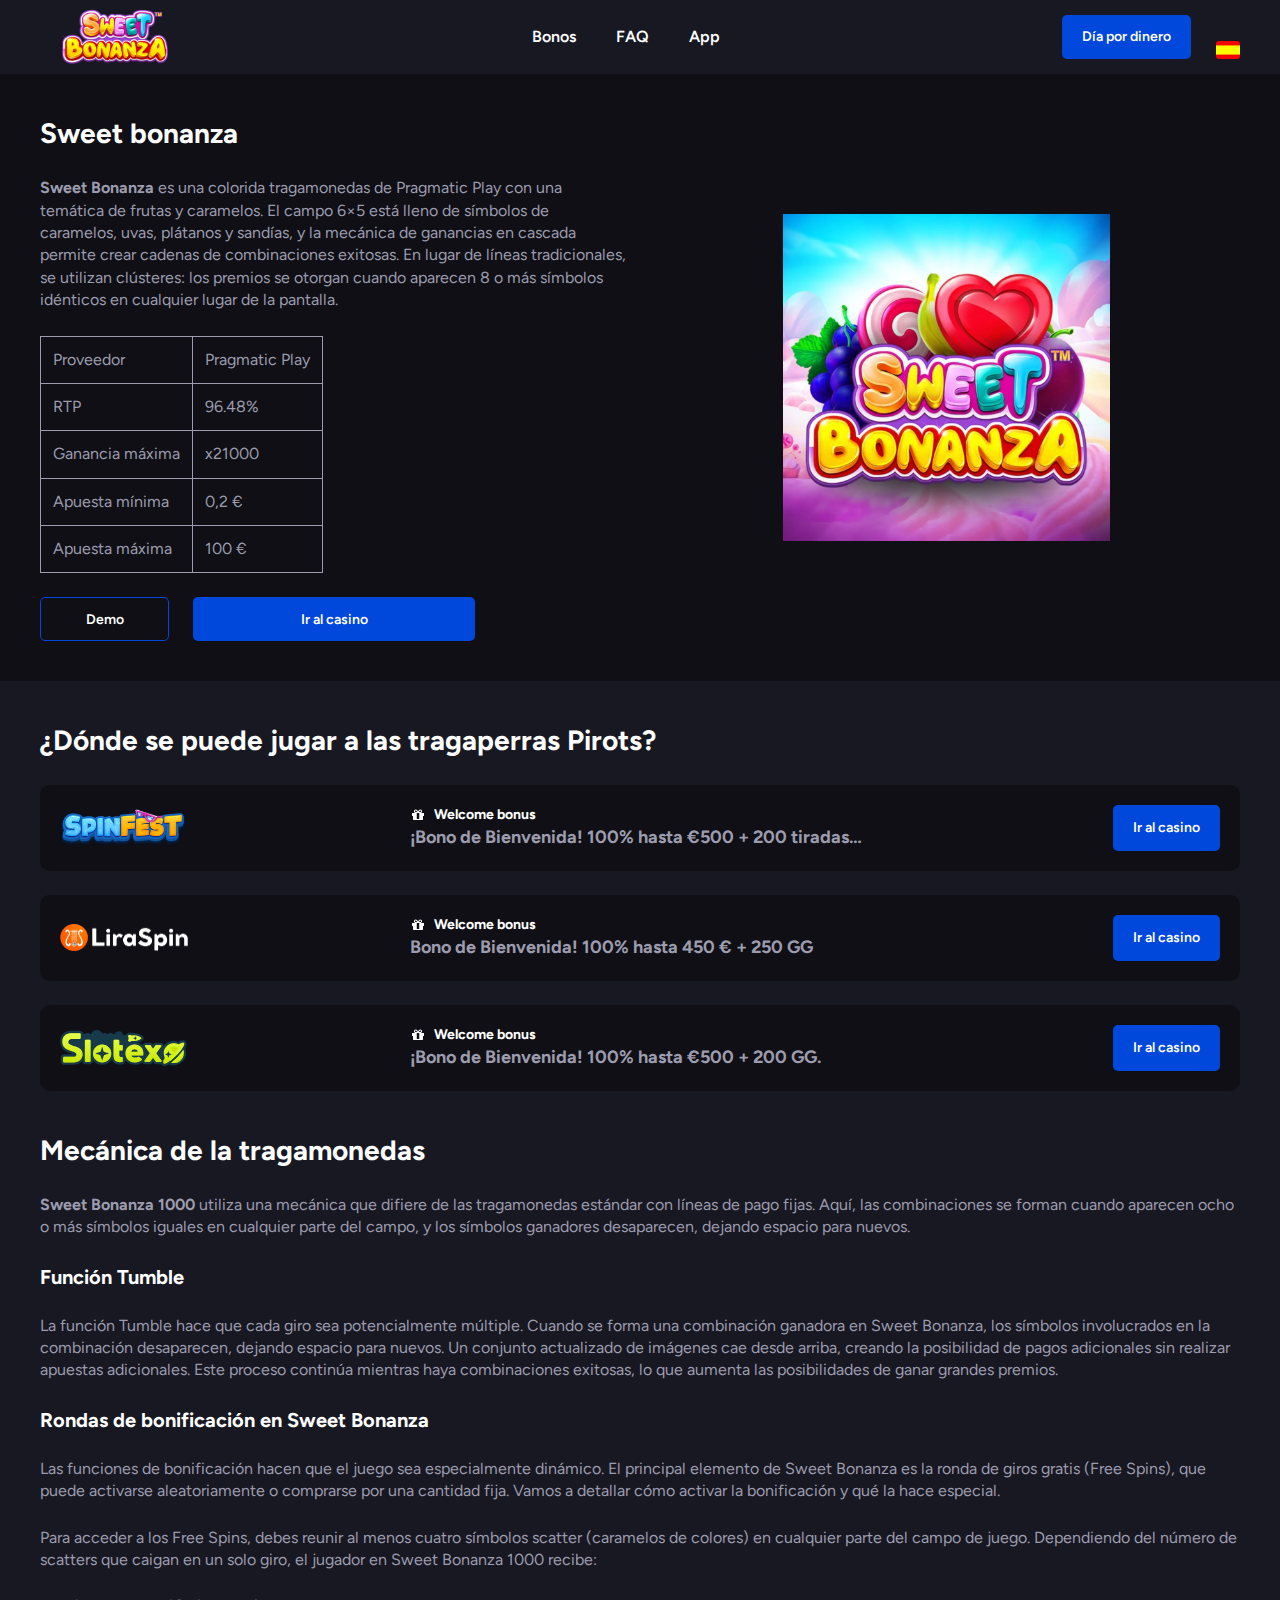
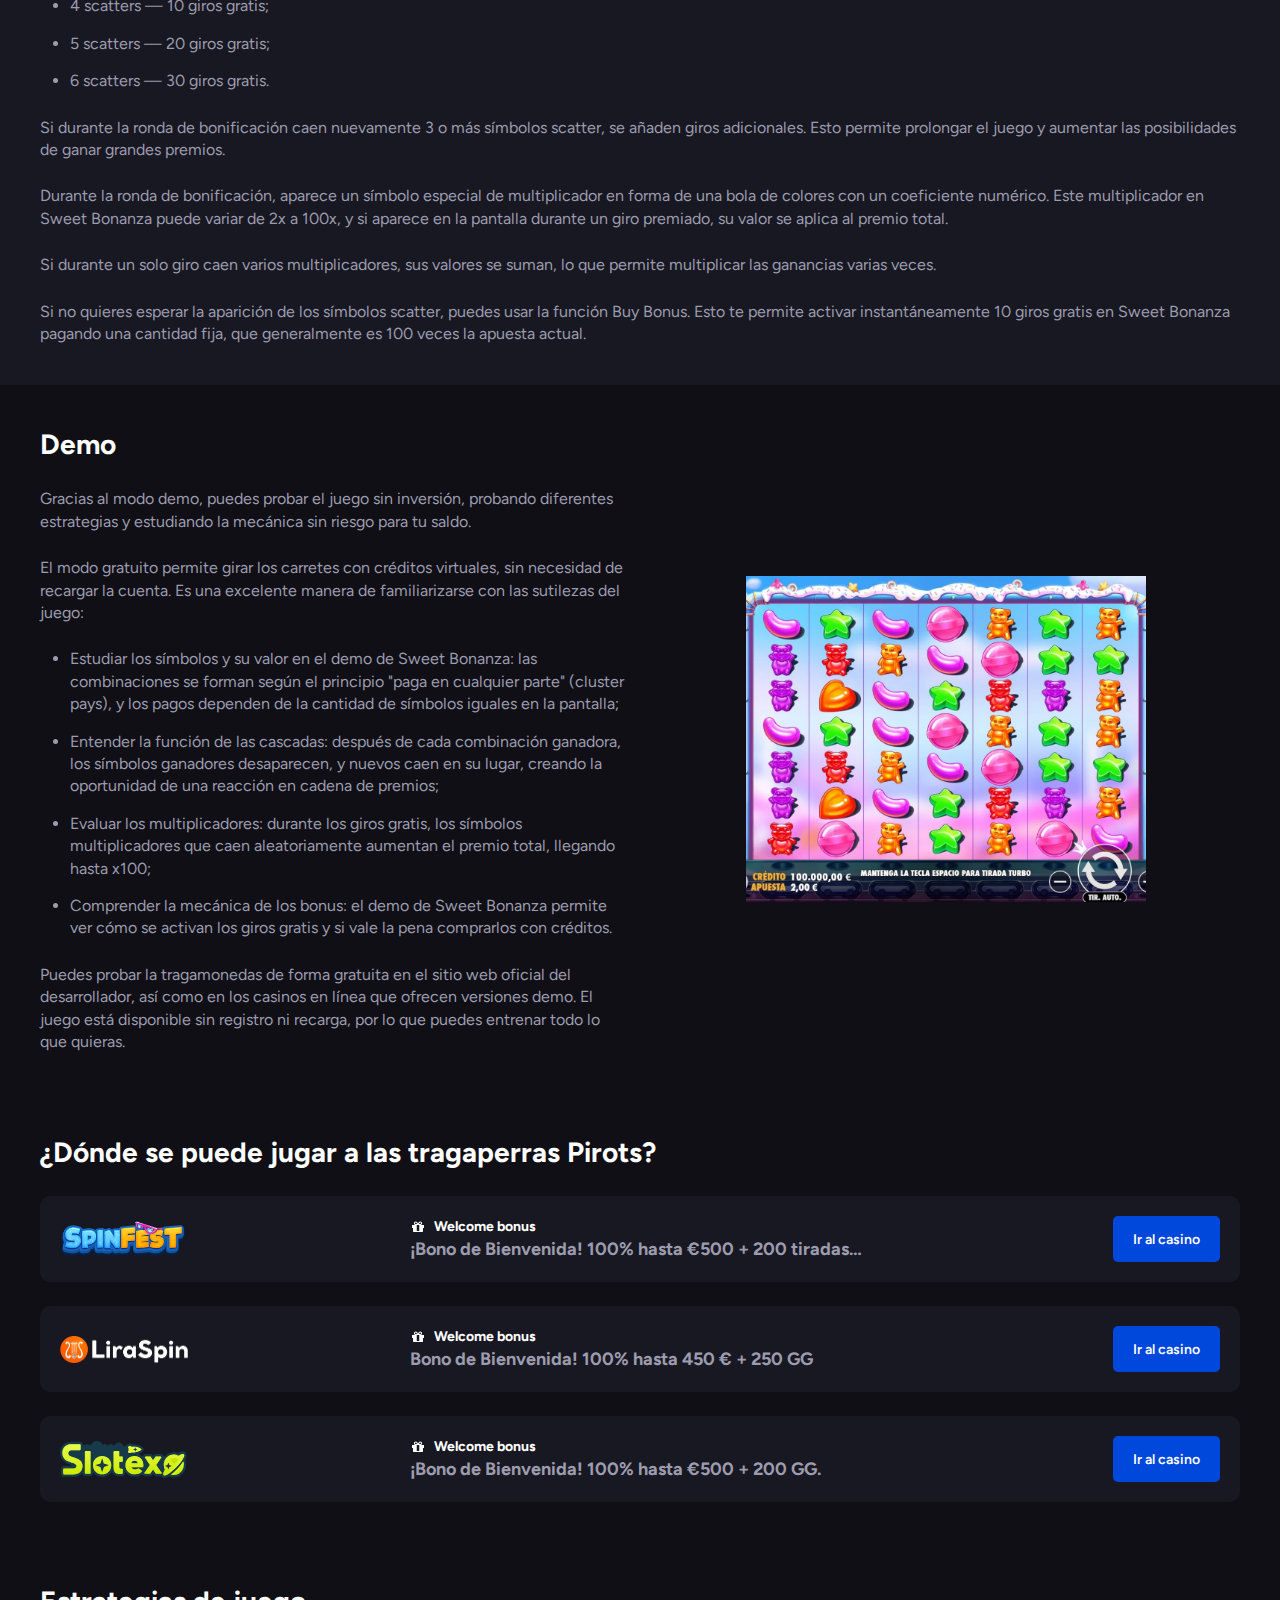
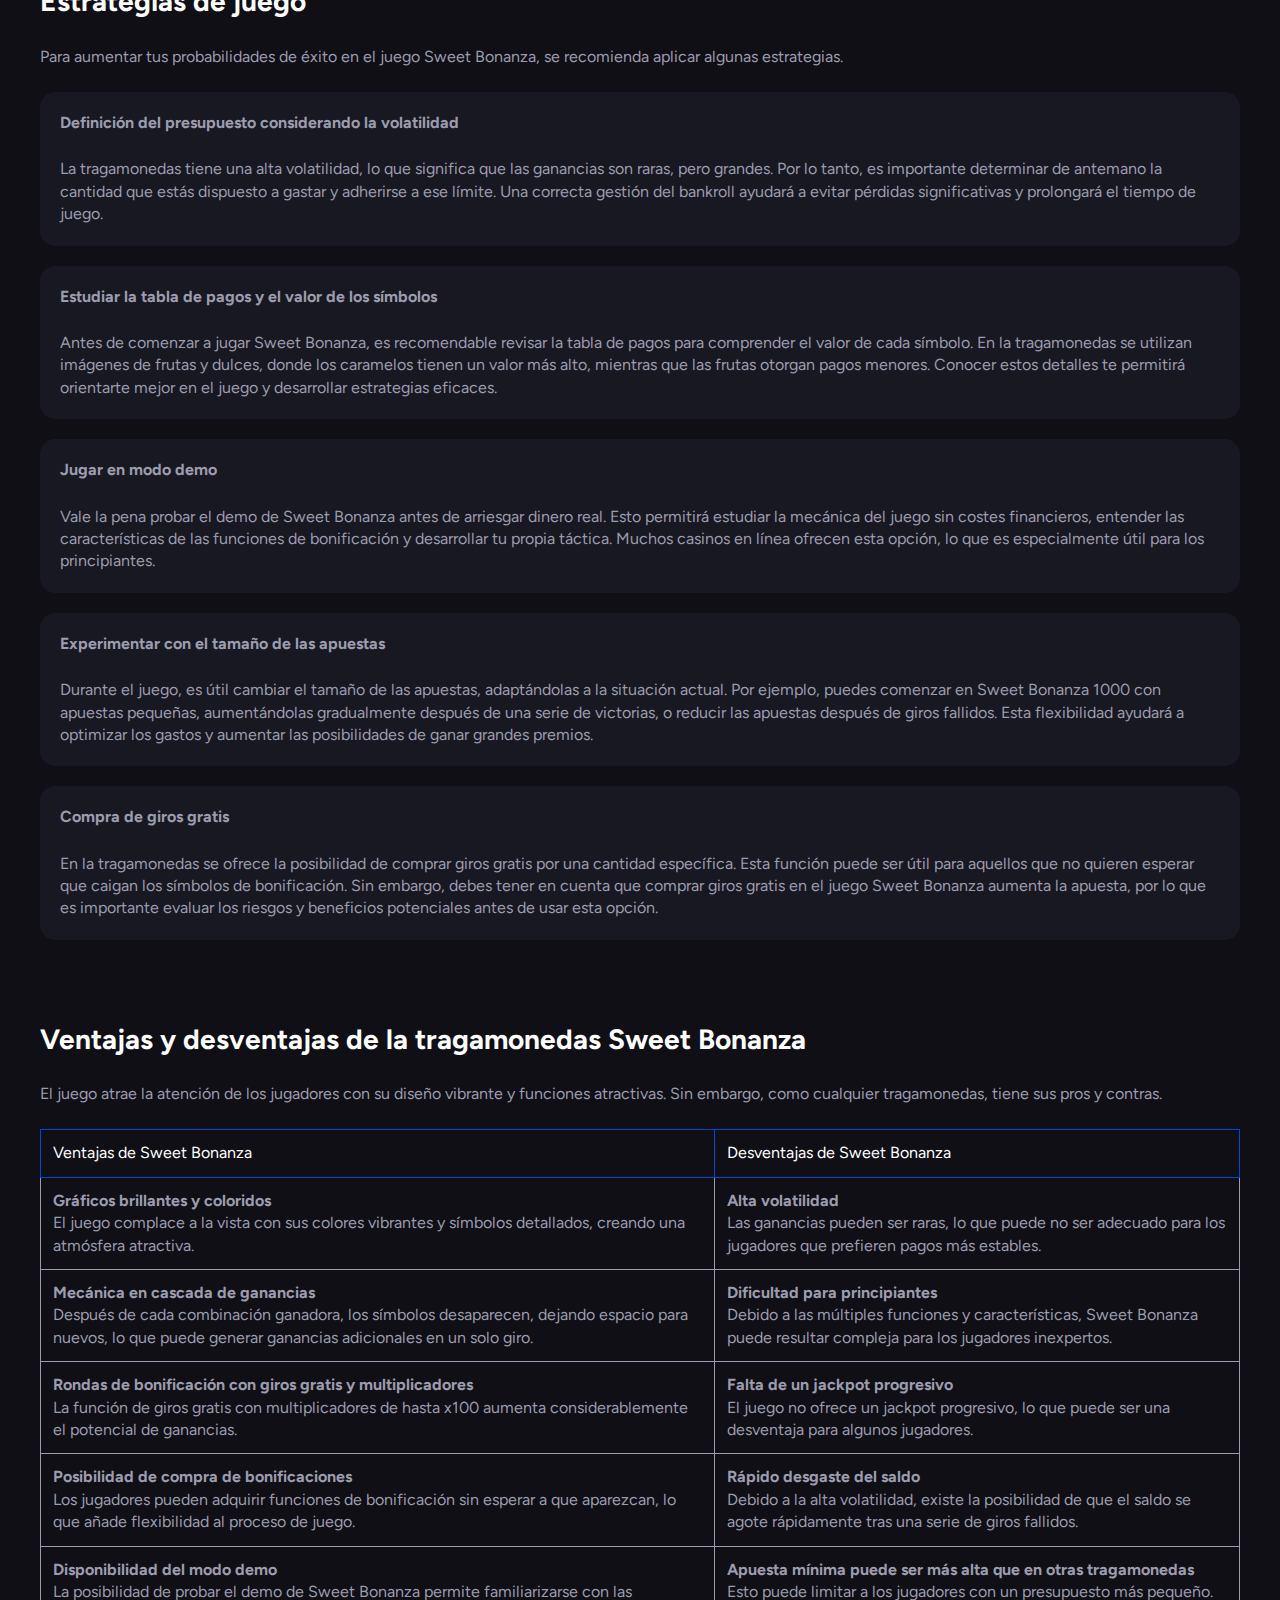
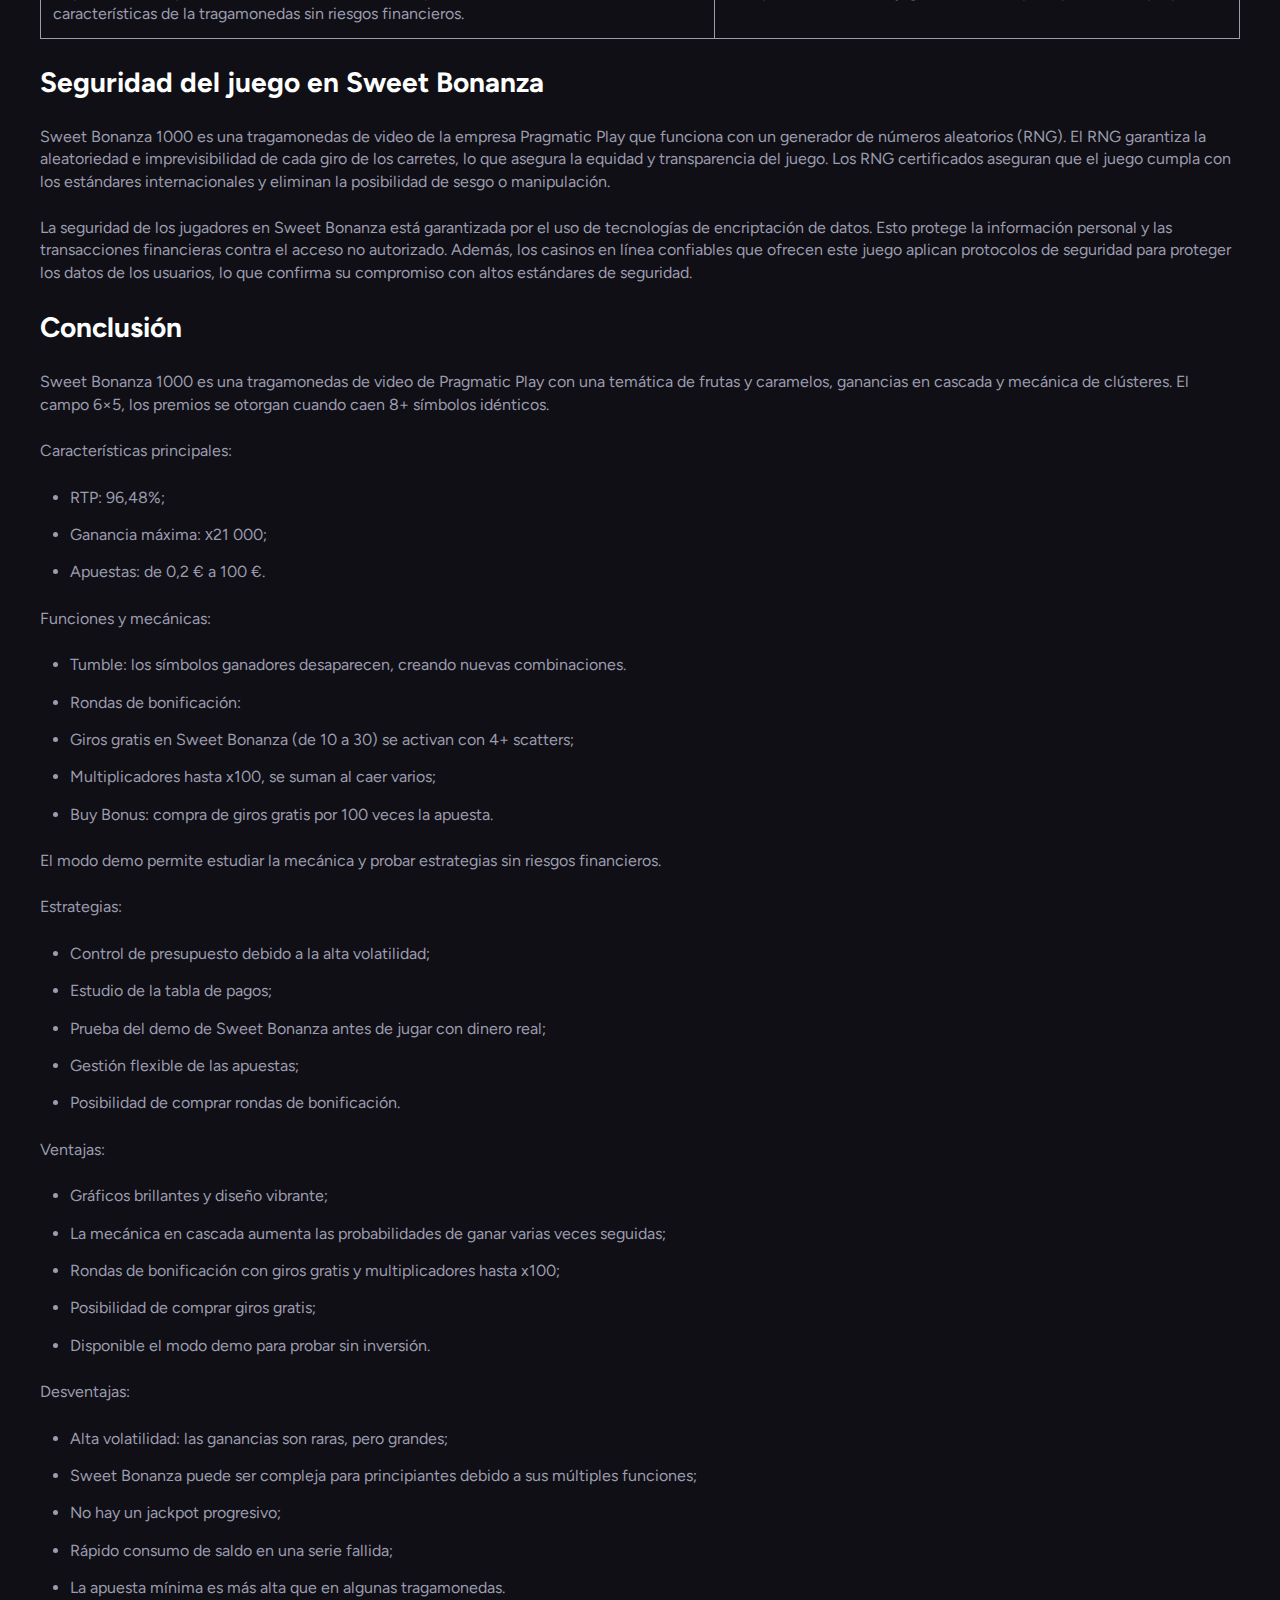
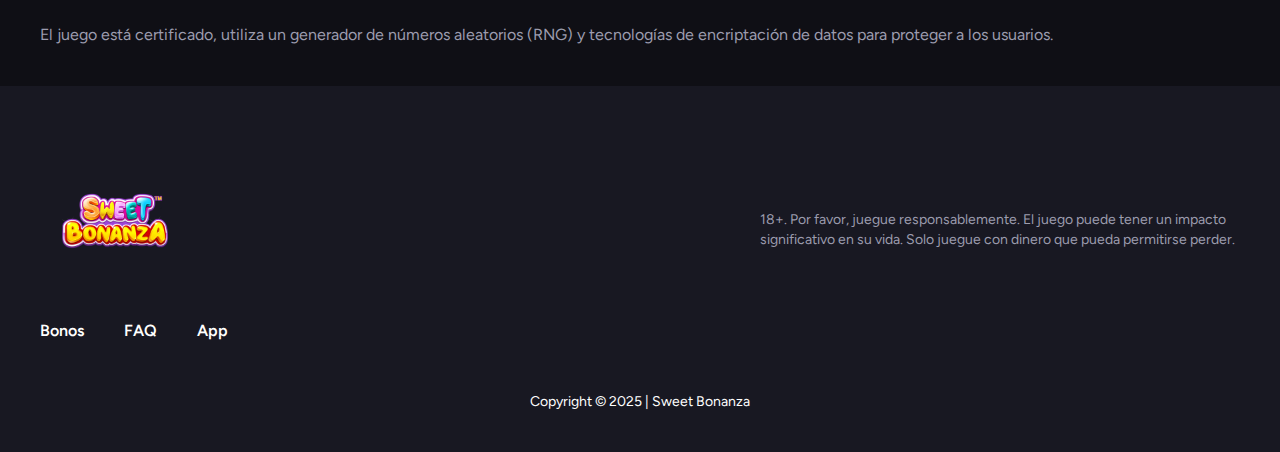
<file: index.html>
<!DOCTYPE html>
<html lang="es">
<head>
  <meta charset="UTF-8">
  <meta name="robots" content="noindex, nofollow">
  <meta name="viewport" content="width=device-width, initial-scale=1.0">
  <meta name="description" content="Revisión del juego Sweet Bonanza - características de la máquina tragamonedas y descripción de la función. Juega online en España en modo demo o con dinero real">
  <title>Sweet Bonanza - juega por demo o dinero real en España</title>
  <link rel="icon" type="image/png" href="favicon.png">
  <link rel="stylesheet" href="assets/css/styles.css">
  <link rel="preconnect" href="https://fonts.googleapis.com">
  <link rel="preconnect" href="https://fonts.gstatic.com" crossorigin>
  <link href="https://fonts.googleapis.com/css2?family=Figtree:ital,wght@0,300..900;1,300..900&display=swap" rel="stylesheet">
</head>
<body>
  <header>
    <div class="container">
      <div class="header">
        <a class="logo" href="/">
          <img src="assets/images/logo.webp" alt="img" loading="lazy">
        </a>
        <nav class="nav">
          <div class="nav__close">
            <svg width="32" height="32" xmlns="http://www.w3.org/2000/svg" viewBox="0 0 24 24" fill="var(--white-color)">
              <path d="M10.5859 12L2.79297 4.20706L4.20718 2.79285L12.0001 10.5857L19.793 2.79285L21.2072 4.20706L13.4143 12L21.2072 19.7928L19.793 21.2071L12.0001 13.4142L4.20718 21.2071L2.79297 19.7928L10.5859 12Z"></path>
            </svg>
          </div>
          <ul>
            <li><a href="bonos.html">Bonos</a></li>
            <li><a href="faq.html">FAQ</a></li>
            <li><a href="app.html">App</a></li>
          </ul>
        </nav>
        <div class="header__right">
          <a class="btn" href="go" rel="nofollow" default-href>Día por dinero</a>
          <img src="assets/images/lg.png" alt="img" loading="lazy">
        </div>
        <div class="burger">
          <svg width="24" height="24" xmlns="http://www.w3.org/2000/svg" viewBox="0 0 24 24"><path d="M5 5v1.5h14V5H5zm0 7.8h14v-1.5H5v1.5zM5 19h14v-1.5H5V19z"></path></svg>
        </div>
      </div>
    </div>
  </header>
  <main>
    <section class="section black-bg">
      <div class="container">
        <div class="top">
          <div class="top__content">
            <div class="text-block">
              <h1>Sweet bonanza</h1>
              <p><strong>Sweet Bonanza</strong> es una colorida tragamonedas de Pragmatic Play con una temática de frutas y caramelos. El campo 6×5 está lleno de símbolos de caramelos, uvas, plátanos y sandías, y la mecánica de ganancias en cascada permite crear cadenas de combinaciones exitosas. En lugar de líneas tradicionales, se utilizan clústeres: los premios se otorgan cuando aparecen 8 o más símbolos idénticos en cualquier lugar de la pantalla.</p>
              <div class="table">
                <table>
                  <tr>
                      <td>Proveedor</td>
                      <td>Pragmatic Play</td>
                  </tr>
                  <tr>
                      <td>RTP</td>
                      <td>96.48%</td>
                  </tr>
                  <tr>
                      <td>Ganancia máxima</td>
                      <td>x21000</td>
                  </tr>
                  <tr>
                      <td>Apuesta mínima</td>
                      <td>0,2 €</td>
                  </tr>
                  <tr>
                      <td>Apuesta máxima</td>
                      <td>100 €</td>
                  </tr>
                </table>
              </div>
            </div>    
            <div class="top__btns">
              <a class="btn btn-border demo-btn">Demo</a>
              <a class="btn" href="go" rel="nofollow" default-href>Ir al casino</a>
            </div>
          </div>
          <div class="top__img">
            <img src="assets/images/banner.webp" alt="img" loading="lazy">
          </div>
        </div>
      </div>
    </section>
    <section class="section">
      <div class="container">
        <div class="demo">
          <div class="demo__block">
            <div class="text-block">
              <h2>¿Dónde se puede jugar a las tragaperras Pirots?</h2>
            </div>
            <div class="demo__list">
              <div class="demo__item">
                <img class="demo__item__img" src="assets/images/demo1.png" alt="img" loading="lazy">
                <div class="demo__item__info">
                  <p>
                    <svg contentScriptType="text/ecmascript" contentStyleType="text/css" enable-background="new 0 0 2048 2048" height="2048px" id="Layer_1" preserveAspectRatio="xMidYMid meet" version="1.1" viewBox="0.0 0 1536.0 2048" width="1536.0px" xml:space="preserve" xmlns="http://www.w3.org/2000/svg" xmlns:xlink="http://www.w3.org/1999/xlink" zoomAndPan="magnify"><path d="M928,1484v-56V960V768H608v192v468v56c0,16.667,6,29.5,18,38.5s27.333,13.5,46,13.5h192c18.667,0,34-4.5,46-13.5  S928,1500.667,928,1484z M472,640h195L541,479c-17.333-20.667-40.333-31-69-31c-26.667,0-49.333,9.333-68,28s-28,41.333-28,68  s9.333,49.333,28,68S445.333,640,472,640z M1160,544c0-26.667-9.333-49.333-28-68s-41.333-28-68-28c-28.667,0-51.667,10.333-69,31  L870,640h194c26.667,0,49.333-9.333,68-28S1160,570.667,1160,544z M1536,800v320c0,9.333-3,17-9,23s-13.667,9-23,9h-96v416  c0,26.667-9.333,49.333-28,68s-41.333,28-68,28H224c-26.667,0-49.333-9.333-68-28s-28-41.333-28-68v-416H32c-9.333,0-17-3-23-9  s-9-13.667-9-23V800c0-9.333,3-17,9-23s13.667-9,23-9h440c-62,0-114.833-21.833-158.5-65.5S248,606,248,544  s21.833-114.833,65.5-158.5S410,320,472,320c71.333,0,127.333,25.667,168,77l128,165l128-165c40.667-51.333,96.667-77,168-77  c62,0,114.833,21.833,158.5,65.5S1288,482,1288,544s-21.833,114.833-65.5,158.5S1126,768,1064,768h440c9.333,0,17,3,23,9  S1536,790.667,1536,800z"/></svg>
                    <span>Welcome bonus</span>
                  </p>
                  <p>¡Bono de Bienvenida! 100% hasta €500 + 200  tiradas gratis + 1 Bonus Crab</p>
                </div>
                <a class="demo__item__link btn" href="go" rel="nofollow">Ir al casino</a>
              </div>
              <div class="demo__item">
                <img class="demo__item__img" src="assets/images/demo2.png" alt="img" loading="lazy">
                <div class="demo__item__info">
                  <p>
                    <svg contentScriptType="text/ecmascript" contentStyleType="text/css" enable-background="new 0 0 2048 2048" height="2048px" id="Layer_1" preserveAspectRatio="xMidYMid meet" version="1.1" viewBox="0.0 0 1536.0 2048" width="1536.0px" xml:space="preserve" xmlns="http://www.w3.org/2000/svg" xmlns:xlink="http://www.w3.org/1999/xlink" zoomAndPan="magnify"><path d="M928,1484v-56V960V768H608v192v468v56c0,16.667,6,29.5,18,38.5s27.333,13.5,46,13.5h192c18.667,0,34-4.5,46-13.5  S928,1500.667,928,1484z M472,640h195L541,479c-17.333-20.667-40.333-31-69-31c-26.667,0-49.333,9.333-68,28s-28,41.333-28,68  s9.333,49.333,28,68S445.333,640,472,640z M1160,544c0-26.667-9.333-49.333-28-68s-41.333-28-68-28c-28.667,0-51.667,10.333-69,31  L870,640h194c26.667,0,49.333-9.333,68-28S1160,570.667,1160,544z M1536,800v320c0,9.333-3,17-9,23s-13.667,9-23,9h-96v416  c0,26.667-9.333,49.333-28,68s-41.333,28-68,28H224c-26.667,0-49.333-9.333-68-28s-28-41.333-28-68v-416H32c-9.333,0-17-3-23-9  s-9-13.667-9-23V800c0-9.333,3-17,9-23s13.667-9,23-9h440c-62,0-114.833-21.833-158.5-65.5S248,606,248,544  s21.833-114.833,65.5-158.5S410,320,472,320c71.333,0,127.333,25.667,168,77l128,165l128-165c40.667-51.333,96.667-77,168-77  c62,0,114.833,21.833,158.5,65.5S1288,482,1288,544s-21.833,114.833-65.5,158.5S1126,768,1064,768h440c9.333,0,17,3,23,9  S1536,790.667,1536,800z"/></svg>
                    <span>Welcome bonus</span>
                  </p>
                  <p>Bono de Bienvenida! 100% hasta 450 € + 250 GG</p>
                </div>
                <a class="demo__item__link btn" href="go" rel="nofollow">Ir al casino</a>
              </div> 
              <div class="demo__item">
                <img class="demo__item__img" src="assets/images/demo3.svg" alt="img" loading="lazy">
                <div class="demo__item__info">
                  <p>
                    <svg contentScriptType="text/ecmascript" contentStyleType="text/css" enable-background="new 0 0 2048 2048" height="2048px" id="Layer_1" preserveAspectRatio="xMidYMid meet" version="1.1" viewBox="0.0 0 1536.0 2048" width="1536.0px" xml:space="preserve" xmlns="http://www.w3.org/2000/svg" xmlns:xlink="http://www.w3.org/1999/xlink" zoomAndPan="magnify"><path d="M928,1484v-56V960V768H608v192v468v56c0,16.667,6,29.5,18,38.5s27.333,13.5,46,13.5h192c18.667,0,34-4.5,46-13.5  S928,1500.667,928,1484z M472,640h195L541,479c-17.333-20.667-40.333-31-69-31c-26.667,0-49.333,9.333-68,28s-28,41.333-28,68  s9.333,49.333,28,68S445.333,640,472,640z M1160,544c0-26.667-9.333-49.333-28-68s-41.333-28-68-28c-28.667,0-51.667,10.333-69,31  L870,640h194c26.667,0,49.333-9.333,68-28S1160,570.667,1160,544z M1536,800v320c0,9.333-3,17-9,23s-13.667,9-23,9h-96v416  c0,26.667-9.333,49.333-28,68s-41.333,28-68,28H224c-26.667,0-49.333-9.333-68-28s-28-41.333-28-68v-416H32c-9.333,0-17-3-23-9  s-9-13.667-9-23V800c0-9.333,3-17,9-23s13.667-9,23-9h440c-62,0-114.833-21.833-158.5-65.5S248,606,248,544  s21.833-114.833,65.5-158.5S410,320,472,320c71.333,0,127.333,25.667,168,77l128,165l128-165c40.667-51.333,96.667-77,168-77  c62,0,114.833,21.833,158.5,65.5S1288,482,1288,544s-21.833,114.833-65.5,158.5S1126,768,1064,768h440c9.333,0,17,3,23,9  S1536,790.667,1536,800z"/></svg>
                    <span>Welcome bonus</span>
                  </p>
                  <p>¡Bono de Bienvenida! 100% hasta €500  + 200 GG.</p>
                </div>
                <a class="demo__item__link btn" href="go" rel="nofollow">Ir al casino</a>
              </div> 
            </div>
          </div>
          <div class="text-block">
            <h2>Mecánica de la tragamonedas</h2>
            <p><strong>Sweet Bonanza 1000</strong> utiliza una mecánica que difiere de las tragamonedas estándar con líneas de pago fijas. Aquí, las combinaciones se forman cuando aparecen ocho o más símbolos iguales en cualquier parte del campo, y los símbolos ganadores desaparecen, dejando espacio para nuevos.</p>
            <h3>Función Tumble</h3>
            <p>La función Tumble hace que cada giro sea potencialmente múltiple. Cuando se forma una combinación ganadora en Sweet Bonanza, los símbolos involucrados en la combinación desaparecen, dejando espacio para nuevos. Un conjunto actualizado de imágenes cae desde arriba, creando la posibilidad de pagos adicionales sin realizar apuestas adicionales. Este proceso continúa mientras haya combinaciones exitosas, lo que aumenta las posibilidades de ganar grandes premios.
            </p>
            <h3>Rondas de bonificación en Sweet Bonanza</h3>
            <p>Las funciones de bonificación hacen que el juego sea especialmente dinámico. El principal elemento de Sweet Bonanza es la ronda de giros gratis (Free Spins), que puede activarse aleatoriamente o comprarse por una cantidad fija. Vamos a detallar cómo activar la bonificación y qué la hace especial.
            </p>
            <p>Para acceder a los Free Spins, debes reunir al menos cuatro símbolos scatter (caramelos de colores) en cualquier parte del campo de juego. Dependiendo del número de scatters que caigan en un solo giro, el jugador en Sweet Bonanza 1000 recibe:
            </p>
            <ul>
              <li>4 scatters — 10 giros gratis;</li>
              <li>5 scatters — 20 giros gratis;</li>
              <li>6 scatters — 30 giros gratis.</li>
            </ul>
            <p>Si durante la ronda de bonificación caen nuevamente 3 o más símbolos scatter, se añaden giros adicionales. Esto permite prolongar el juego y aumentar las posibilidades de ganar grandes premios.
            </p>
            <p>Durante la ronda de bonificación, aparece un símbolo especial de multiplicador en forma de una bola de colores con un coeficiente numérico. Este multiplicador en Sweet Bonanza puede variar de 2x a 100x, y si aparece en la pantalla durante un giro premiado, su valor se aplica al premio total.
            </p>
            <p>Si durante un solo giro caen varios multiplicadores, sus valores se suman, lo que permite multiplicar las ganancias varias veces.
            </p>
            <p>Si no quieres esperar la aparición de los símbolos scatter, puedes usar la función Buy Bonus. Esto te permite activar instantáneamente 10 giros gratis en Sweet Bonanza pagando una cantidad fija, que generalmente es 100 veces la apuesta actual.
            </p>
          </div>
        </div>
      </div>
    </section>
    <section class="section black-bg">
      <div class="container">
        <div class="mech">
          <div class="text-block">
            <h2>Demo</h2>
            <p>Gracias al modo demo, puedes probar el juego sin inversión, probando diferentes estrategias y estudiando la mecánica sin riesgo para tu saldo.</p>
            <p>El modo gratuito permite girar los carretes con créditos virtuales, sin necesidad de recargar la cuenta. Es una excelente manera de familiarizarse con las sutilezas del juego:</p>
            <ul>
              <li>Estudiar los símbolos y su valor en el demo de Sweet Bonanza: las combinaciones se forman según el principio "paga en cualquier parte" (cluster pays), y los pagos dependen de la cantidad de símbolos iguales en la pantalla;
              </li>
              <li>Entender la función de las cascadas: después de cada combinación ganadora, los símbolos ganadores desaparecen, y nuevos caen en su lugar, creando la oportunidad de una reacción en cadena de premios;
              </li>
              <li>Evaluar los multiplicadores: durante los giros gratis, los símbolos multiplicadores que caen aleatoriamente aumentan el premio total, llegando hasta x100;
              </li>
              <li>Comprender la mecánica de los bonus: el demo de Sweet Bonanza permite ver cómo se activan los giros gratis y si vale la pena comprarlos con créditos.
              </li>
            </ul>
            <p>Puedes probar la tragamonedas de forma gratuita en el sitio web oficial del desarrollador, así como en los casinos en línea que ofrecen versiones demo. El juego está disponible sin registro ni recarga, por lo que puedes entrenar todo lo que quieras.
            </p>
          </div>
          <div class="mech__img">
            <img src="assets/images/mech.webp" alt="img" loading="lazy">
          </div>
        </div>
      </div>
    </section>
    <section class="section black-bg">
      <div class="container">
        <div class="rules">
          <div class="demo__block">
            <div class="text-block">
              <h2>¿Dónde se puede jugar a las tragaperras Pirots?</h2>
            </div>
            <div class="demo__list">
              <div class="demo__item">
                <img class="demo__item__img" src="assets/images/demo1.png" alt="img" loading="lazy">
                <div class="demo__item__info">
                  <p>
                    <svg contentScriptType="text/ecmascript" contentStyleType="text/css" enable-background="new 0 0 2048 2048" height="2048px" id="Layer_1" preserveAspectRatio="xMidYMid meet" version="1.1" viewBox="0.0 0 1536.0 2048" width="1536.0px" xml:space="preserve" xmlns="http://www.w3.org/2000/svg" xmlns:xlink="http://www.w3.org/1999/xlink" zoomAndPan="magnify"><path d="M928,1484v-56V960V768H608v192v468v56c0,16.667,6,29.5,18,38.5s27.333,13.5,46,13.5h192c18.667,0,34-4.5,46-13.5  S928,1500.667,928,1484z M472,640h195L541,479c-17.333-20.667-40.333-31-69-31c-26.667,0-49.333,9.333-68,28s-28,41.333-28,68  s9.333,49.333,28,68S445.333,640,472,640z M1160,544c0-26.667-9.333-49.333-28-68s-41.333-28-68-28c-28.667,0-51.667,10.333-69,31  L870,640h194c26.667,0,49.333-9.333,68-28S1160,570.667,1160,544z M1536,800v320c0,9.333-3,17-9,23s-13.667,9-23,9h-96v416  c0,26.667-9.333,49.333-28,68s-41.333,28-68,28H224c-26.667,0-49.333-9.333-68-28s-28-41.333-28-68v-416H32c-9.333,0-17-3-23-9  s-9-13.667-9-23V800c0-9.333,3-17,9-23s13.667-9,23-9h440c-62,0-114.833-21.833-158.5-65.5S248,606,248,544  s21.833-114.833,65.5-158.5S410,320,472,320c71.333,0,127.333,25.667,168,77l128,165l128-165c40.667-51.333,96.667-77,168-77  c62,0,114.833,21.833,158.5,65.5S1288,482,1288,544s-21.833,114.833-65.5,158.5S1126,768,1064,768h440c9.333,0,17,3,23,9  S1536,790.667,1536,800z"/></svg>
                    <span>Welcome bonus</span>
                  </p>
                  <p>¡Bono de Bienvenida! 100% hasta €500 + 200  tiradas gratis + 1 Bonus Crab</p>
                </div>
                <a class="demo__item__link btn" href="go" rel="nofollow">Ir al casino</a>
              </div>
              <div class="demo__item">
                <img class="demo__item__img" src="assets/images/demo2.png" alt="img" loading="lazy">
                <div class="demo__item__info">
                  <p>
                    <svg contentScriptType="text/ecmascript" contentStyleType="text/css" enable-background="new 0 0 2048 2048" height="2048px" id="Layer_1" preserveAspectRatio="xMidYMid meet" version="1.1" viewBox="0.0 0 1536.0 2048" width="1536.0px" xml:space="preserve" xmlns="http://www.w3.org/2000/svg" xmlns:xlink="http://www.w3.org/1999/xlink" zoomAndPan="magnify"><path d="M928,1484v-56V960V768H608v192v468v56c0,16.667,6,29.5,18,38.5s27.333,13.5,46,13.5h192c18.667,0,34-4.5,46-13.5  S928,1500.667,928,1484z M472,640h195L541,479c-17.333-20.667-40.333-31-69-31c-26.667,0-49.333,9.333-68,28s-28,41.333-28,68  s9.333,49.333,28,68S445.333,640,472,640z M1160,544c0-26.667-9.333-49.333-28-68s-41.333-28-68-28c-28.667,0-51.667,10.333-69,31  L870,640h194c26.667,0,49.333-9.333,68-28S1160,570.667,1160,544z M1536,800v320c0,9.333-3,17-9,23s-13.667,9-23,9h-96v416  c0,26.667-9.333,49.333-28,68s-41.333,28-68,28H224c-26.667,0-49.333-9.333-68-28s-28-41.333-28-68v-416H32c-9.333,0-17-3-23-9  s-9-13.667-9-23V800c0-9.333,3-17,9-23s13.667-9,23-9h440c-62,0-114.833-21.833-158.5-65.5S248,606,248,544  s21.833-114.833,65.5-158.5S410,320,472,320c71.333,0,127.333,25.667,168,77l128,165l128-165c40.667-51.333,96.667-77,168-77  c62,0,114.833,21.833,158.5,65.5S1288,482,1288,544s-21.833,114.833-65.5,158.5S1126,768,1064,768h440c9.333,0,17,3,23,9  S1536,790.667,1536,800z"/></svg>
                    <span>Welcome bonus</span>
                  </p>
                  <p>Bono de Bienvenida! 100% hasta 450 € + 250 GG</p>
                </div>
                <a class="demo__item__link btn" href="go" rel="nofollow">Ir al casino</a>
              </div> 
              <div class="demo__item">
                <img class="demo__item__img" src="assets/images/demo3.svg" alt="img" loading="lazy">
                <div class="demo__item__info">
                  <p>
                    <svg contentScriptType="text/ecmascript" contentStyleType="text/css" enable-background="new 0 0 2048 2048" height="2048px" id="Layer_1" preserveAspectRatio="xMidYMid meet" version="1.1" viewBox="0.0 0 1536.0 2048" width="1536.0px" xml:space="preserve" xmlns="http://www.w3.org/2000/svg" xmlns:xlink="http://www.w3.org/1999/xlink" zoomAndPan="magnify"><path d="M928,1484v-56V960V768H608v192v468v56c0,16.667,6,29.5,18,38.5s27.333,13.5,46,13.5h192c18.667,0,34-4.5,46-13.5  S928,1500.667,928,1484z M472,640h195L541,479c-17.333-20.667-40.333-31-69-31c-26.667,0-49.333,9.333-68,28s-28,41.333-28,68  s9.333,49.333,28,68S445.333,640,472,640z M1160,544c0-26.667-9.333-49.333-28-68s-41.333-28-68-28c-28.667,0-51.667,10.333-69,31  L870,640h194c26.667,0,49.333-9.333,68-28S1160,570.667,1160,544z M1536,800v320c0,9.333-3,17-9,23s-13.667,9-23,9h-96v416  c0,26.667-9.333,49.333-28,68s-41.333,28-68,28H224c-26.667,0-49.333-9.333-68-28s-28-41.333-28-68v-416H32c-9.333,0-17-3-23-9  s-9-13.667-9-23V800c0-9.333,3-17,9-23s13.667-9,23-9h440c-62,0-114.833-21.833-158.5-65.5S248,606,248,544  s21.833-114.833,65.5-158.5S410,320,472,320c71.333,0,127.333,25.667,168,77l128,165l128-165c40.667-51.333,96.667-77,168-77  c62,0,114.833,21.833,158.5,65.5S1288,482,1288,544s-21.833,114.833-65.5,158.5S1126,768,1064,768h440c9.333,0,17,3,23,9  S1536,790.667,1536,800z"/></svg>
                    <span>Welcome bonus</span>
                  </p>
                  <p>¡Bono de Bienvenida! 100% hasta €500  + 200 GG.</p>
                </div>
                <a class="demo__item__link btn" href="go" rel="nofollow">Ir al casino</a>
              </div> 
            </div>
          </div>
        </div>
      </div>
    </section>
    <section class="section black-bg">
      <div class="container">
        <div class="text-block">
          <h2>Estrategias de juego</h2>
          <p>Para aumentar tus probabilidades de éxito en el juego Sweet Bonanza, se recomienda aplicar algunas estrategias.</p>
        </div>
        <div class="cards">
          <div class="card">
            <div class="text-block">
              <p><strong>Definición del presupuesto considerando la volatilidad</strong></p>
              <p>La tragamonedas tiene una alta volatilidad, lo que significa que las ganancias son raras, pero grandes. Por lo tanto, es importante determinar de antemano la cantidad que estás dispuesto a gastar y adherirse a ese límite. Una correcta gestión del bankroll ayudará a evitar pérdidas significativas y prolongará el tiempo de juego.
              </p>
            </div>
          </div>
          <div class="card">
            <div class="text-block">
              <p><strong>Estudiar la tabla de pagos y el valor de los símbolos</strong></p>
              <p>Antes de comenzar a jugar Sweet Bonanza, es recomendable revisar la tabla de pagos para comprender el valor de cada símbolo. En la tragamonedas se utilizan imágenes de frutas y dulces, donde los caramelos tienen un valor más alto, mientras que las frutas otorgan pagos menores. Conocer estos detalles te permitirá orientarte mejor en el juego y desarrollar estrategias eficaces.
              </p>
            </div>
          </div>
          <div class="card">
            <div class="text-block">
              <p><strong>Jugar en modo demo</strong></p>
              <p>Vale la pena probar el demo de Sweet Bonanza antes de arriesgar dinero real. Esto permitirá estudiar la mecánica del juego sin costes financieros, entender las características de las funciones de bonificación y desarrollar tu propia táctica. Muchos casinos en línea ofrecen esta opción, lo que es especialmente útil para los principiantes.
              </p>
            </div>
          </div>
          <div class="card">
            <div class="text-block">
              <p><strong>Experimentar con el tamaño de las apuestas</strong></p>
              <p>Durante el juego, es útil cambiar el tamaño de las apuestas, adaptándolas a la situación actual. Por ejemplo, puedes comenzar en Sweet Bonanza 1000 con apuestas pequeñas, aumentándolas gradualmente después de una serie de victorias, o reducir las apuestas después de giros fallidos. Esta flexibilidad ayudará a optimizar los gastos y aumentar las posibilidades de ganar grandes premios.
              </p>
            </div>
          </div>
          <div class="card">
            <div class="text-block">
              <p><strong>Compra de giros gratis</strong></p>
              <p>En la tragamonedas se ofrece la posibilidad de comprar giros gratis por una cantidad específica. Esta función puede ser útil para aquellos que no quieren esperar que caigan los símbolos de bonificación. Sin embargo, debes tener en cuenta que comprar giros gratis en el juego Sweet Bonanza aumenta la apuesta, por lo que es importante evaluar los riesgos y beneficios potenciales antes de usar esta opción.
              </p>
            </div>
          </div>
        </div>
      </div>
    </section>
    <section class="section black-bg">
      <div class="container">
        <div class="text-block">
          <h2>Ventajas y desventajas de la tragamonedas Sweet Bonanza</h2>
          <p>El juego atrae la atención de los jugadores con su diseño vibrante y funciones atractivas. Sin embargo, como cualquier tragamonedas, tiene sus pros y contras. 
          </p>
          <div class="table table--style">
            <table>
              <tr>
                  <td>Ventajas de Sweet Bonanza</td>
                  <td>Desventajas de Sweet Bonanza</td>
              </tr>
              <tr>
                  <td><strong>Gráficos brillantes y coloridos</strong><br>El juego complace a la vista con sus colores vibrantes y símbolos detallados, creando una atmósfera atractiva.</td>
                  <td><strong>Alta volatilidad</strong><br>Las ganancias pueden ser raras, lo que puede no ser adecuado para los jugadores que prefieren pagos más estables.</td>
              </tr>
              <tr>
                  <td><strong>Mecánica en cascada de ganancias</strong><br>Después de cada combinación ganadora, los símbolos desaparecen, dejando espacio para nuevos, lo que puede generar ganancias adicionales en un solo giro.</td>
                  <td><strong>Dificultad para principiantes</strong><br>Debido a las múltiples funciones y características, Sweet Bonanza puede resultar compleja para los jugadores inexpertos.</td>
              </tr>
              <tr>
                  <td><strong>Rondas de bonificación con giros gratis y multiplicadores</strong><br>La función de giros gratis con multiplicadores de hasta x100 aumenta considerablemente el potencial de ganancias.</td>
                  <td><strong>Falta de un jackpot progresivo</strong><br>El juego no ofrece un jackpot progresivo, lo que puede ser una desventaja para algunos jugadores.</td>
              </tr>
              <tr>
                  <td><strong>Posibilidad de compra de bonificaciones</strong><br>Los jugadores pueden adquirir funciones de bonificación sin esperar a que aparezcan, lo que añade flexibilidad al proceso de juego.</td>
                  <td><strong>Rápido desgaste del saldo</strong><br>Debido a la alta volatilidad, existe la posibilidad de que el saldo se agote rápidamente tras una serie de giros fallidos.</td>
              </tr>
              <tr>
                  <td><strong>Disponibilidad del modo demo</strong><br>La posibilidad de probar el demo de Sweet Bonanza permite familiarizarse con las características de la tragamonedas sin riesgos financieros.</td>
                  <td><strong>Apuesta mínima puede ser más alta que en otras tragamonedas</strong><br>Esto puede limitar a los jugadores con un presupuesto más pequeño.</td>
              </tr>
          </table>
          </div>
          <h2>Seguridad del juego en Sweet Bonanza</h2>
          <p>Sweet Bonanza 1000 es una tragamonedas de video de la empresa Pragmatic Play que funciona con un generador de números aleatorios (RNG). El RNG garantiza la aleatoriedad e imprevisibilidad de cada giro de los carretes, lo que asegura la equidad y transparencia del juego. Los RNG certificados aseguran que el juego cumpla con los estándares internacionales y eliminan la posibilidad de sesgo o manipulación.
          </p>
          <p>La seguridad de los jugadores en Sweet Bonanza está garantizada por el uso de tecnologías de encriptación de datos. Esto protege la información personal y las transacciones financieras contra el acceso no autorizado. Además, los casinos en línea confiables que ofrecen este juego aplican protocolos de seguridad para proteger los datos de los usuarios, lo que confirma su compromiso con altos estándares de seguridad.
          </p>
          <h2>Conclusión</h2>
          <p>Sweet Bonanza 1000 es una tragamonedas de video de Pragmatic Play con una temática de frutas y caramelos, ganancias en cascada y mecánica de clústeres. El campo 6×5, los premios se otorgan cuando caen 8+ símbolos idénticos.
          </p>
          <p>Características principales:</p>
          <ul>
            <li>RTP: 96,48%;</li>
            <li>Ganancia máxima: х21 000;</li>
            <li>Apuestas: de 0,2 € a 100 €.</li>
          </ul>
          <p>Funciones y mecánicas:</p>
          <ul>
            <li>Tumble: los símbolos ganadores desaparecen, creando nuevas combinaciones.</li>
            <li>Rondas de bonificación:</li>
            <li>Giros gratis en Sweet Bonanza (de 10 a 30) se activan con 4+ scatters;</li>
            <li>Multiplicadores hasta x100, se suman al caer varios;</li>
            <li>Buy Bonus: compra de giros gratis por 100 veces la apuesta.</li>
          </ul>
          <p>El modo demo permite estudiar la mecánica y probar estrategias sin riesgos financieros.</p>
          <p>Estrategias:</p>
          <ul>
            <li>Control de presupuesto debido a la alta volatilidad;</li>
            <li>Estudio de la tabla de pagos;</li>
            <li>Prueba del demo de Sweet Bonanza antes de jugar con dinero real;</li>
            <li>Gestión flexible de las apuestas;</li>
            <li>Posibilidad de comprar rondas de bonificación.</li>
          </ul>
          <p>Ventajas:</p>
          <ul>
            <li>Gráficos brillantes y diseño vibrante;</li>
            <li>La mecánica en cascada aumenta las probabilidades de ganar varias veces seguidas;</li>
            <li>Rondas de bonificación con giros gratis y multiplicadores hasta x100;</li>
            <li>Posibilidad de comprar giros gratis;</li>
            <li>Disponible el modo demo para probar sin inversión.</li>
          </ul>
          <p>Desventajas:</p>
          <ul>
            <li>Alta volatilidad: las ganancias son raras, pero grandes;</li>
            <li>Sweet Bonanza puede ser compleja para principiantes debido a sus múltiples funciones;</li>
            <li>No hay un jackpot progresivo;</li>
            <li>Rápido consumo de saldo en una serie fallida;</li>
            <li>La apuesta mínima es más alta que en algunas tragamonedas.</li>
          </ul>
          <p>El juego está certificado, utiliza un generador de números aleatorios (RNG) y tecnologías de encriptación de datos para proteger a los usuarios.</p>
        </div>
      </div>
    </section>
  </main>
  <footer>
    <div class="container">
      <div class="footer">
        <div class="footer__left">
          <a class="logo" href="/">
            <img src="assets/images/logo.webp" alt="img" loading="lazy">
          </a>
          <nav class="nav">
            <ul>
              <li><a href="bonos.html">Bonos</a></li>
              <li><a href="faq.html">FAQ</a></li>
              <li><a href="app.html">App</a></li>
            </ul>
          </nav>
        </div>
        <div class="footer__right">
          <div class="footer__imgs">
            <img src="assets/images/f1.webp" alt="img" loading="lazy">
            <img src="assets/images/f2.webp" alt="img" loading="lazy">
            <img src="assets/images/f3.webp" alt="img" loading="lazy">
            <img src="assets/images/f4.webp" alt="img" loading="lazy">
          </div>
          <p class="footer__text">18+. Por favor, juegue responsablemente. El juego puede tener un impacto significativo en su vida. Solo juegue con dinero que pueda permitirse perder.</p>
        </div>
      </div>
      <p class="copyright">Copyright © 2025 | Sweet Bonanza</p>
    </div>
  </footer>
  <script src="assets/js/script.js" defer></script>
</body>
</html>
</file>
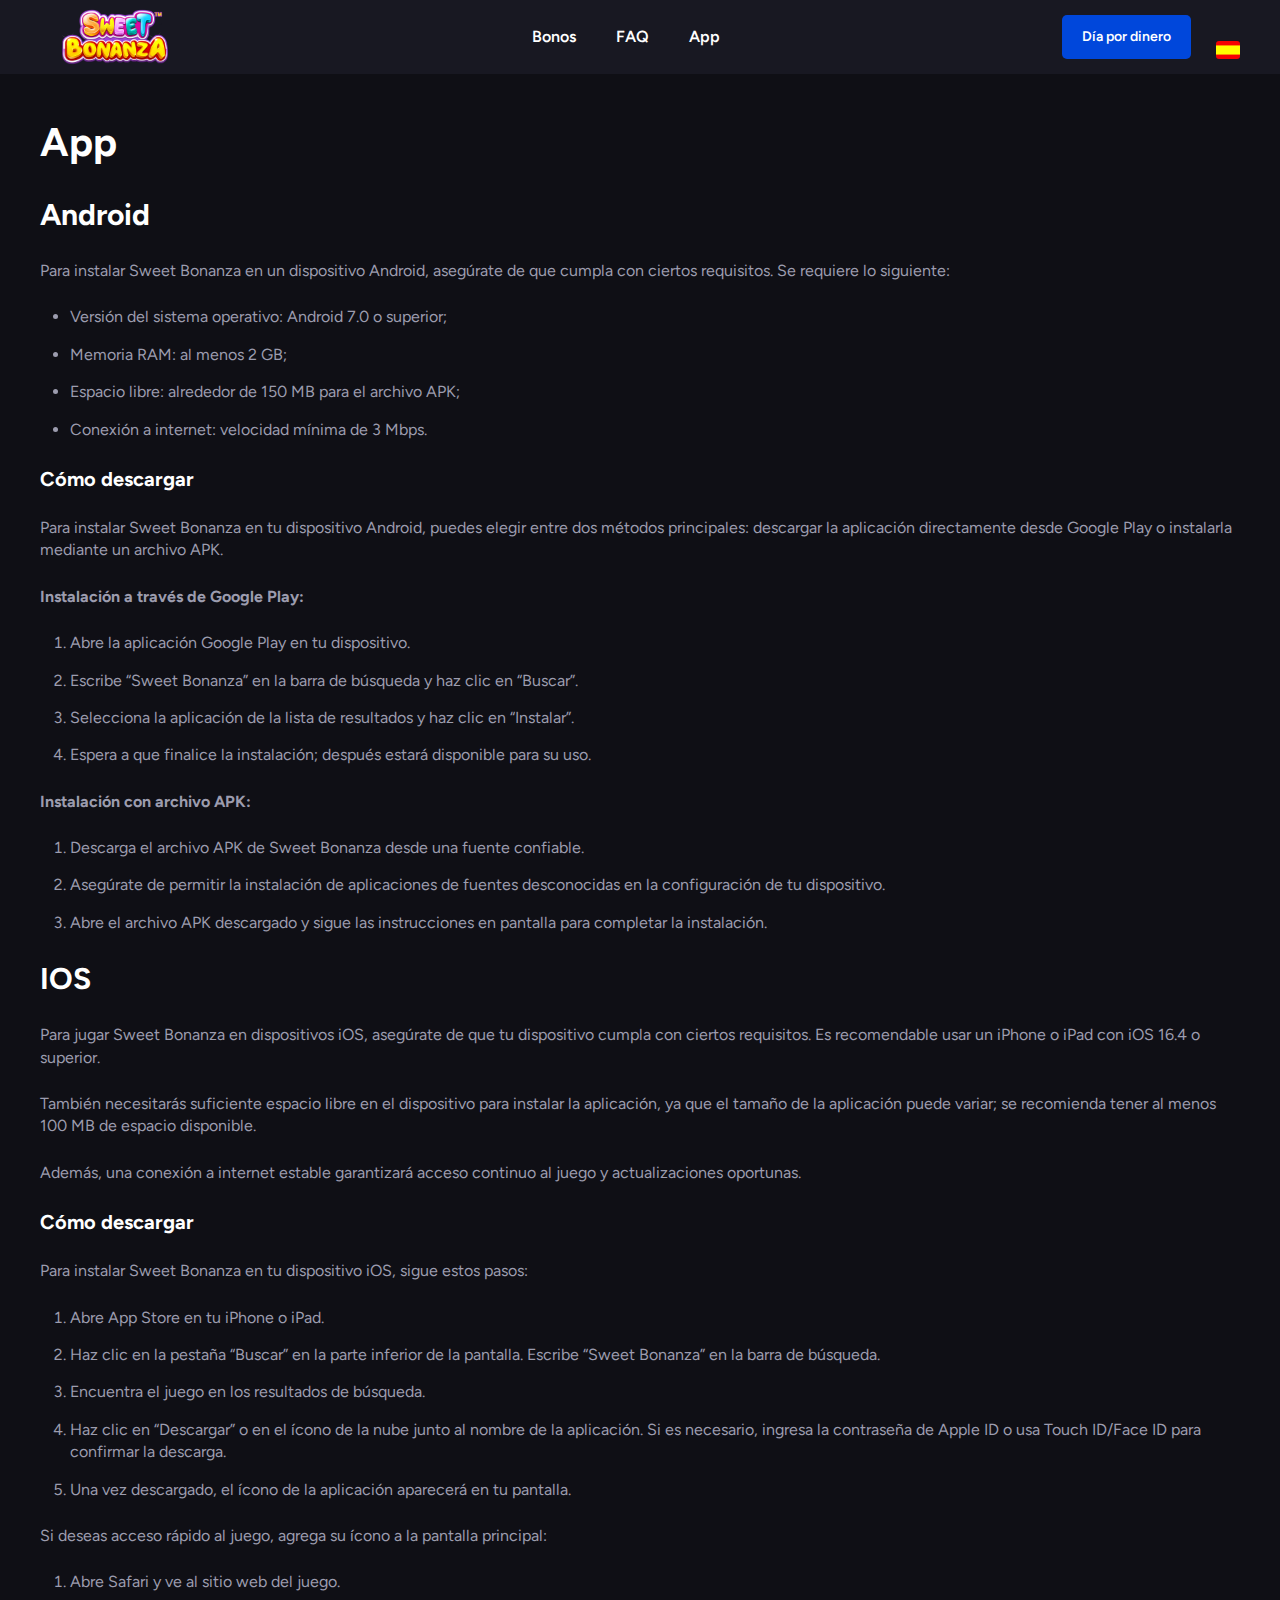
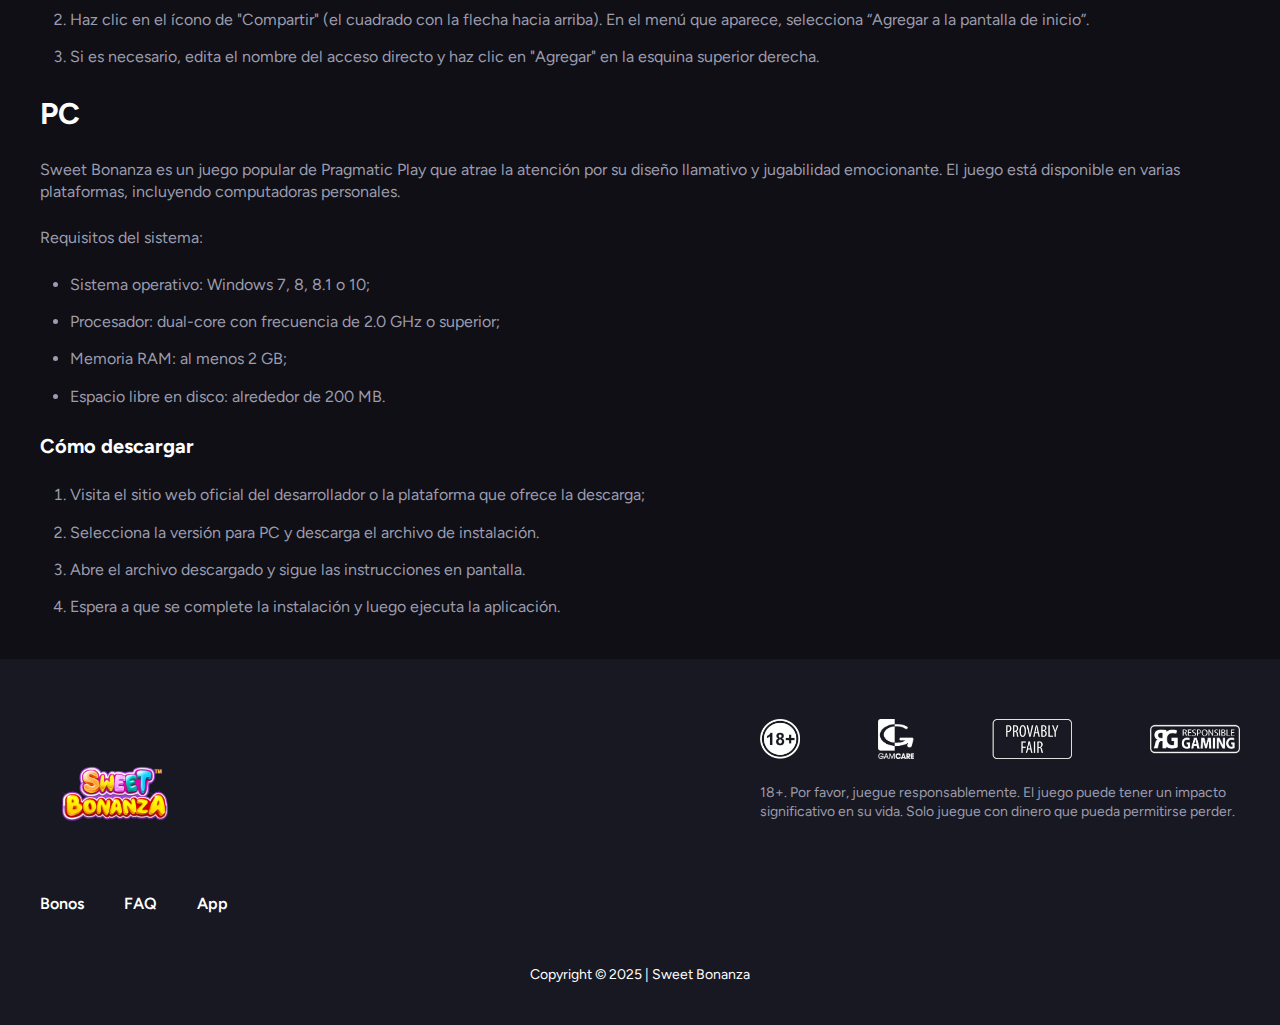
<file: app.html>
<!DOCTYPE html>
<html lang="es">
<head>
  <meta charset="UTF-8">
  <meta name="robots" content="noindex, nofollow">
  <meta name="viewport" content="width=device-width, initial-scale=1.0">
  <meta name="description" content="Descarga el juego Sweet Bonanza en Android, IPhone o PC. Requisitos para la instalación.">
  <title>Descargar Sweet Bonanza Slot en España</title>
  <link rel="icon" type="image/png" href="favicon.png">
  <link rel="stylesheet" href="assets/css/styles.css">
  <link rel="preconnect" href="https://fonts.googleapis.com">
  <link rel="preconnect" href="https://fonts.gstatic.com" crossorigin>
  <link href="https://fonts.googleapis.com/css2?family=Figtree:ital,wght@0,300..900;1,300..900&display=swap" rel="stylesheet">
</head>
<body>
  <header>
    <div class="container">
      <div class="header">
        <a class="logo" href="/">
          <img src="assets/images/logo.webp" alt="img" loading="lazy">
        </a>
        <nav class="nav">
          <div class="nav__close">
            <svg width="32" height="32" xmlns="http://www.w3.org/2000/svg" viewBox="0 0 24 24" fill="var(--white-color)">
              <path d="M10.5859 12L2.79297 4.20706L4.20718 2.79285L12.0001 10.5857L19.793 2.79285L21.2072 4.20706L13.4143 12L21.2072 19.7928L19.793 21.2071L12.0001 13.4142L4.20718 21.2071L2.79297 19.7928L10.5859 12Z"></path>
            </svg>
          </div>
          <ul>
            <li><a href="bonos.html">Bonos</a></li>
            <li><a href="faq.html">FAQ</a></li>
            <li><a href="app.html">App</a></li>
          </ul>
        </nav>
        <div class="header__right">
          <a class="btn" href="go" rel="nofollow" default-href>Día por dinero</a>
          <img src="assets/images/lg.png" alt="img" loading="lazy">
        </div>
        <div class="burger">
          <svg width="24" height="24" xmlns="http://www.w3.org/2000/svg" viewBox="0 0 24 24"><path d="M5 5v1.5h14V5H5zm0 7.8h14v-1.5H5v1.5zM5 19h14v-1.5H5V19z"></path></svg>
        </div>
      </div>
    </div>
  </header>
  <main>
    <section class="section black-bg">
      <div class="container">
        <div class="text-block content">
          <h1>App</h1>
          <h2>Android</h2>
          <p>Para instalar Sweet Bonanza en un dispositivo Android, asegúrate de que cumpla con ciertos requisitos. Se requiere lo siguiente:
          </p>
          <ul>
            <li>Versión del sistema operativo: Android 7.0 o superior;</li>
            <li>Memoria RAM: al menos 2 GB;</li>
            <li>Espacio libre: alrededor de 150 MB para el archivo APK;</li>
            <li>Conexión a internet: velocidad mínima de 3 Mbps.</li>
          </ul>
          <h3>Cómo descargar</h3>
          <p>Para instalar Sweet Bonanza en tu dispositivo Android, puedes elegir entre dos métodos principales: descargar la aplicación directamente desde Google Play o instalarla mediante un archivo APK.
          </p>
          <p><strong>Instalación a través de Google Play:</strong></p>
          <ol>
            <li>Abre la aplicación Google Play en tu dispositivo.</li>
            <li>Escribe “Sweet Bonanza” en la barra de búsqueda y haz clic en “Buscar”.</li>
            <li>Selecciona la aplicación de la lista de resultados y haz clic en “Instalar”.</li>
            <li>Espera a que finalice la instalación; después estará disponible para su uso.</li>
          </ol>
          <p><strong>Instalación con archivo APK:</strong></p>
          <ol>
            <li>Descarga el archivo APK de Sweet Bonanza desde una fuente confiable.</li>
            <li>Asegúrate de permitir la instalación de aplicaciones de fuentes desconocidas en la configuración de tu dispositivo.
            </li>
            <li>Abre el archivo APK descargado y sigue las instrucciones en pantalla para completar la instalación.
            </li>
          </ol>
          <h2>IOS</h2>
          <p>Para jugar Sweet Bonanza en dispositivos iOS, asegúrate de que tu dispositivo cumpla con ciertos requisitos. Es recomendable usar un iPhone o iPad con iOS 16.4 o superior.
          </p>
          <p>También necesitarás suficiente espacio libre en el dispositivo para instalar la aplicación, ya que el tamaño de la aplicación puede variar; se recomienda tener al menos 100 MB de espacio disponible.
          </p>
          <p>Además, una conexión a internet estable garantizará acceso continuo al juego y actualizaciones oportunas.
          </p>
          <h3>Cómo descargar</h3>
          <p>Para instalar Sweet Bonanza en tu dispositivo iOS, sigue estos pasos:</p>
          <ol>
            <li>Abre App Store en tu iPhone o iPad.</li>
            <li>Haz clic en la pestaña “Buscar” en la parte inferior de la pantalla. Escribe “Sweet Bonanza” en la barra de búsqueda.
            </li>
            <li>Encuentra el juego en los resultados de búsqueda.</li>
            <li>Haz clic en “Descargar” o en el ícono de la nube junto al nombre de la aplicación. Si es necesario, ingresa la contraseña de Apple ID o usa Touch ID/Face ID para confirmar la descarga.
            </li>
            <li>Una vez descargado, el ícono de la aplicación aparecerá en tu pantalla.</li>
          </ol>
          <p>Si deseas acceso rápido al juego, agrega su ícono a la pantalla principal:</p>
          <ol>
            <li>Abre Safari y ve al sitio web del juego.</li>
            <li>Haz clic en el ícono de "Compartir" (el cuadrado con la flecha hacia arriba). En el menú que aparece, selecciona “Agregar a la pantalla de inicio”.
            </li>
            <li>Si es necesario, edita el nombre del acceso directo y haz clic en "Agregar" en la esquina superior derecha.
            </li>
          </ol>
          <h2>PC</h2>
          <p>Sweet Bonanza es un juego popular de Pragmatic Play que atrae la atención por su diseño llamativo y jugabilidad emocionante. El juego está disponible en varias plataformas, incluyendo computadoras personales.
          </p>
          <p>Requisitos del sistema:</p>
          <ul>
            <li>Sistema operativo: Windows 7, 8, 8.1 o 10;</li>
            <li>Procesador: dual-core con frecuencia de 2.0 GHz o superior;</li>
            <li>Memoria RAM: al menos 2 GB;</li>
            <li>Espacio libre en disco: alrededor de 200 MB.</li>
          </ul>
          <h3>Cómo descargar</h3>
          <ol>
            <li>Visita el sitio web oficial del desarrollador o la plataforma que ofrece la descarga;</li>
            <li>Selecciona la versión para PC y descarga el archivo de instalación.</li>
            <li>Abre el archivo descargado y sigue las instrucciones en pantalla.</li>
            <li>Espera a que se complete la instalación y luego ejecuta la aplicación.</li>
          </ol>
        </div>
      </div>
    </section>
  </main>
  <footer>
    <div class="container">
      <div class="footer">
        <div class="footer__left">
          <a class="logo" href="/">
            <img src="assets/images/logo.webp" alt="img" loading="lazy">
          </a>
          <nav class="nav">
            <ul>
              <li><a href="bonos.html">Bonos</a></li>
              <li><a href="faq.html">FAQ</a></li>
              <li><a href="app.html">App</a></li>
            </ul>
          </nav>
        </div>
        <div class="footer__right">
          <div class="footer__imgs">
            <img src="assets/images/f1.webp" alt="img" loading="lazy">
            <img src="assets/images/f2.webp" alt="img" loading="lazy">
            <img src="assets/images/f3.webp" alt="img" loading="lazy">
            <img src="assets/images/f4.webp" alt="img" loading="lazy">
          </div>
          <p class="footer__text">18+. Por favor, juegue responsablemente. El juego puede tener un impacto significativo en su vida. Solo juegue con dinero que pueda permitirse perder.</p>
        </div>
      </div>
      <p class="copyright">Copyright © 2025 | Sweet Bonanza</p>
    </div>
  </footer>
  <script src="assets/js/script.js" defer></script>
</body>
</html>
</file>
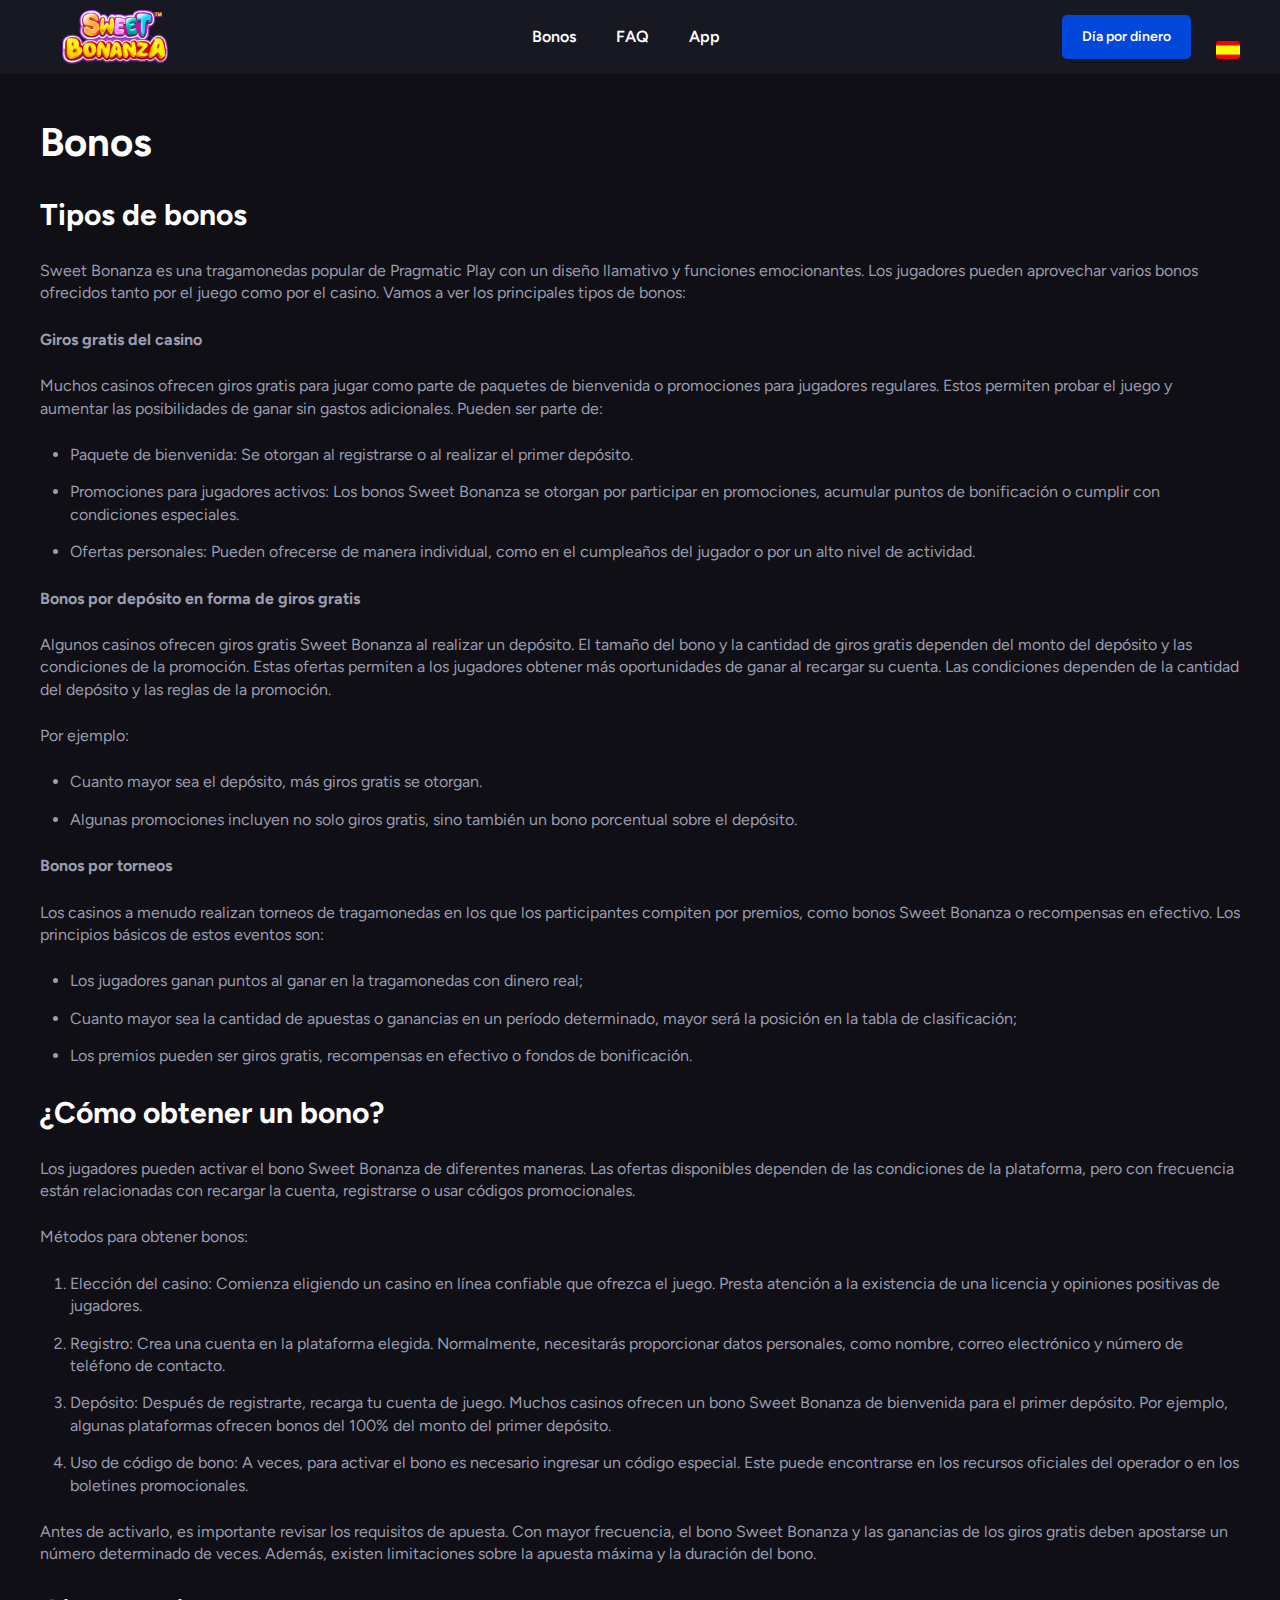
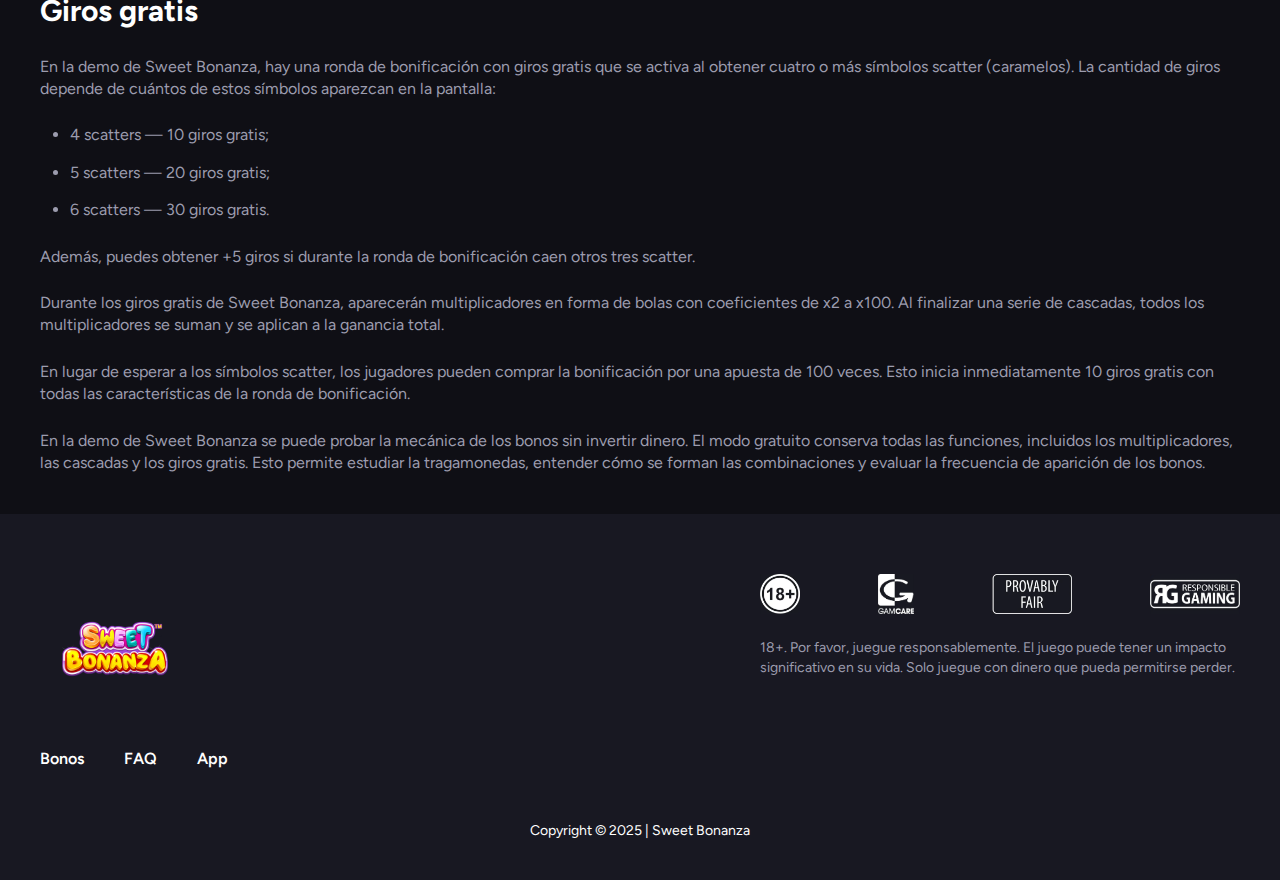
<file: bonos.html>
<!DOCTYPE html>
<html lang="es">
<head>
  <meta charset="UTF-8">
  <meta name="robots" content="noindex, nofollow">
  <meta name="viewport" content="width=device-width, initial-scale=1.0">
  <meta name="description" content="Obtén el bono de bienvenida de Sweet Bonanza y comienza a jugar con el máximo beneficio!">
  <title>Sweet Bonanza para jugadores en España</title>
  <link rel="icon" type="image/png" href="favicon.png">
  <link rel="stylesheet" href="assets/css/styles.css">
  <link rel="preconnect" href="https://fonts.googleapis.com">
  <link rel="preconnect" href="https://fonts.gstatic.com" crossorigin>
  <link href="https://fonts.googleapis.com/css2?family=Figtree:ital,wght@0,300..900;1,300..900&display=swap" rel="stylesheet">
</head>
<body>
  <header>
    <div class="container">
      <div class="header">
        <a class="logo" href="/">
          <img src="assets/images/logo.webp" alt="img" loading="lazy">
        </a>
        <nav class="nav">
          <div class="nav__close">
            <svg width="32" height="32" xmlns="http://www.w3.org/2000/svg" viewBox="0 0 24 24" fill="var(--white-color)">
              <path d="M10.5859 12L2.79297 4.20706L4.20718 2.79285L12.0001 10.5857L19.793 2.79285L21.2072 4.20706L13.4143 12L21.2072 19.7928L19.793 21.2071L12.0001 13.4142L4.20718 21.2071L2.79297 19.7928L10.5859 12Z"></path>
            </svg>
          </div>
          <ul>
            <li><a href="bonos.html">Bonos</a></li>
            <li><a href="faq.html">FAQ</a></li>
            <li><a href="app.html">App</a></li>
          </ul>
        </nav>
        <div class="header__right">
          <a class="btn" href="go" rel="nofollow" default-href>Día por dinero</a>
          <img src="assets/images/lg.png" alt="img" loading="lazy">
        </div>
        <div class="burger">
          <svg width="24" height="24" xmlns="http://www.w3.org/2000/svg" viewBox="0 0 24 24"><path d="M5 5v1.5h14V5H5zm0 7.8h14v-1.5H5v1.5zM5 19h14v-1.5H5V19z"></path></svg>
        </div>
      </div>
    </div>
  </header>
  <main>
    <section class="section black-bg">
      <div class="container">
        <div class="text-block content">
            <h1>Bonos</h1>
            <h2>Tipos de bonos</h2>
            <p>Sweet Bonanza es una tragamonedas popular de Pragmatic Play con un diseño llamativo y funciones emocionantes. Los jugadores pueden aprovechar varios bonos ofrecidos tanto por el juego como por el casino. Vamos a ver los principales tipos de bonos:
            </p>
            <p><strong>Giros gratis del casino</strong></p>
            <p>Muchos casinos ofrecen giros gratis para jugar como parte de paquetes de bienvenida o promociones para jugadores regulares. Estos permiten probar el juego y aumentar las posibilidades de ganar sin gastos adicionales. Pueden ser parte de:
            </p>
            <ul>
              <li>Paquete de bienvenida: Se otorgan al registrarse o al realizar el primer depósito.</li>
              <li>Promociones para jugadores activos: Los bonos Sweet Bonanza se otorgan por participar en promociones, acumular puntos de bonificación o cumplir con condiciones especiales.
              </li>
              <li>Ofertas personales: Pueden ofrecerse de manera individual, como en el cumpleaños del jugador o por un alto nivel de actividad.
              </li>
            </ul>
            <p><strong>Bonos por depósito en forma de giros gratis</strong></p>
            <p>Algunos casinos ofrecen giros gratis Sweet Bonanza al realizar un depósito. El tamaño del bono y la cantidad de giros gratis dependen del monto del depósito y las condiciones de la promoción. Estas ofertas permiten a los jugadores obtener más oportunidades de ganar al recargar su cuenta. Las condiciones dependen de la cantidad del depósito y las reglas de la promoción.
            </p>
            <p>Por ejemplo:</p>
            <ul>
              <li>Cuanto mayor sea el depósito, más giros gratis se otorgan.</li>
              <li>Algunas promociones incluyen no solo giros gratis, sino también un bono porcentual sobre el depósito.</li>
            </ul>
            <p><strong>Bonos por torneos</strong></p>
            <p>Los casinos a menudo realizan torneos de tragamonedas en los que los participantes compiten por premios, como bonos Sweet Bonanza o recompensas en efectivo. Los principios básicos de estos eventos son:
            </p>
            <ul>
              <li>Los jugadores ganan puntos al ganar en la tragamonedas con dinero real;</li>
              <li>Cuanto mayor sea la cantidad de apuestas o ganancias en un período determinado, mayor será la posición en la tabla de clasificación;</li>
              <li>Los premios pueden ser giros gratis, recompensas en efectivo o fondos de bonificación.</li>
            </ul>
            <h2>¿Cómo obtener un bono?</h2>
            <p>Los jugadores pueden activar el bono Sweet Bonanza de diferentes maneras. Las ofertas disponibles dependen de las condiciones de la plataforma, pero con frecuencia están relacionadas con recargar la cuenta, registrarse o usar códigos promocionales.
            </p>
            <p>Métodos para obtener bonos:</p>
            <ol>
              <li>Elección del casino: Comienza eligiendo un casino en línea confiable que ofrezca el juego. Presta atención a la existencia de una licencia y opiniones positivas de jugadores.
              </li>
              <li>Registro: Crea una cuenta en la plataforma elegida. Normalmente, necesitarás proporcionar datos personales, como nombre, correo electrónico y número de teléfono de contacto.
              </li>
              <li>Depósito: Después de registrarte, recarga tu cuenta de juego. Muchos casinos ofrecen un bono Sweet Bonanza de bienvenida para el primer depósito. Por ejemplo, algunas plataformas ofrecen bonos del 100% del monto del primer depósito.
              </li>
              <li>Uso de código de bono: A veces, para activar el bono es necesario ingresar un código especial. Este puede encontrarse en los recursos oficiales del operador o en los boletines promocionales.
              </li>
            </ol>
            <p>Antes de activarlo, es importante revisar los requisitos de apuesta. Con mayor frecuencia, el bono Sweet Bonanza y las ganancias de los giros gratis deben apostarse un número determinado de veces. Además, existen limitaciones sobre la apuesta máxima y la duración del bono.
            </p>
            <h2>Giros gratis</h2>
            <p>En la demo de Sweet Bonanza, hay una ronda de bonificación con giros gratis que se activa al obtener cuatro o más símbolos scatter (caramelos). La cantidad de giros depende de cuántos de estos símbolos aparezcan en la pantalla:
            </p>
            <ul>
              <li>4 scatters — 10 giros gratis;</li>
              <li>5 scatters — 20 giros gratis;</li>
              <li>6 scatters — 30 giros gratis.</li>
            </ul>
            <p>Además, puedes obtener +5 giros si durante la ronda de bonificación caen otros tres scatter.</p>
            <p>Durante los giros gratis de Sweet Bonanza, aparecerán multiplicadores en forma de bolas con coeficientes de x2 a x100. Al finalizar una serie de cascadas, todos los multiplicadores se suman y se aplican a la ganancia total.
            </p>
            <p>En lugar de esperar a los símbolos scatter, los jugadores pueden comprar la bonificación por una apuesta de 100 veces. Esto inicia inmediatamente 10 giros gratis con todas las características de la ronda de bonificación.
            </p>
            <p>En la demo de Sweet Bonanza se puede probar la mecánica de los bonos sin invertir dinero. El modo gratuito conserva todas las funciones, incluidos los multiplicadores, las cascadas y los giros gratis. Esto permite estudiar la tragamonedas, entender cómo se forman las combinaciones y evaluar la frecuencia de aparición de los bonos.
            </p>
        </div>
      </div>
    </section>
  </main>
  <footer>
    <div class="container">
      <div class="footer">
        <div class="footer__left">
          <a class="logo" href="/">
            <img src="assets/images/logo.webp" alt="img" loading="lazy">
          </a>
          <nav class="nav">
            <ul>
              <li><a href="bonos.html">Bonos</a></li>
              <li><a href="faq.html">FAQ</a></li>
              <li><a href="app.html">App</a></li>
            </ul>
          </nav>
        </div>
        <div class="footer__right">
          <div class="footer__imgs">
            <img src="assets/images/f1.webp" alt="img" loading="lazy">
            <img src="assets/images/f2.webp" alt="img" loading="lazy">
            <img src="assets/images/f3.webp" alt="img" loading="lazy">
            <img src="assets/images/f4.webp" alt="img" loading="lazy">
          </div>
          <p class="footer__text">18+. Por favor, juegue responsablemente. El juego puede tener un impacto significativo en su vida. Solo juegue con dinero que pueda permitirse perder.</p>
        </div>
      </div>
      <p class="copyright">Copyright © 2025 | Sweet Bonanza</p>
    </div>
  </footer>
  <script src="assets/js/script.js" defer></script>
</body>
</html>
</file>
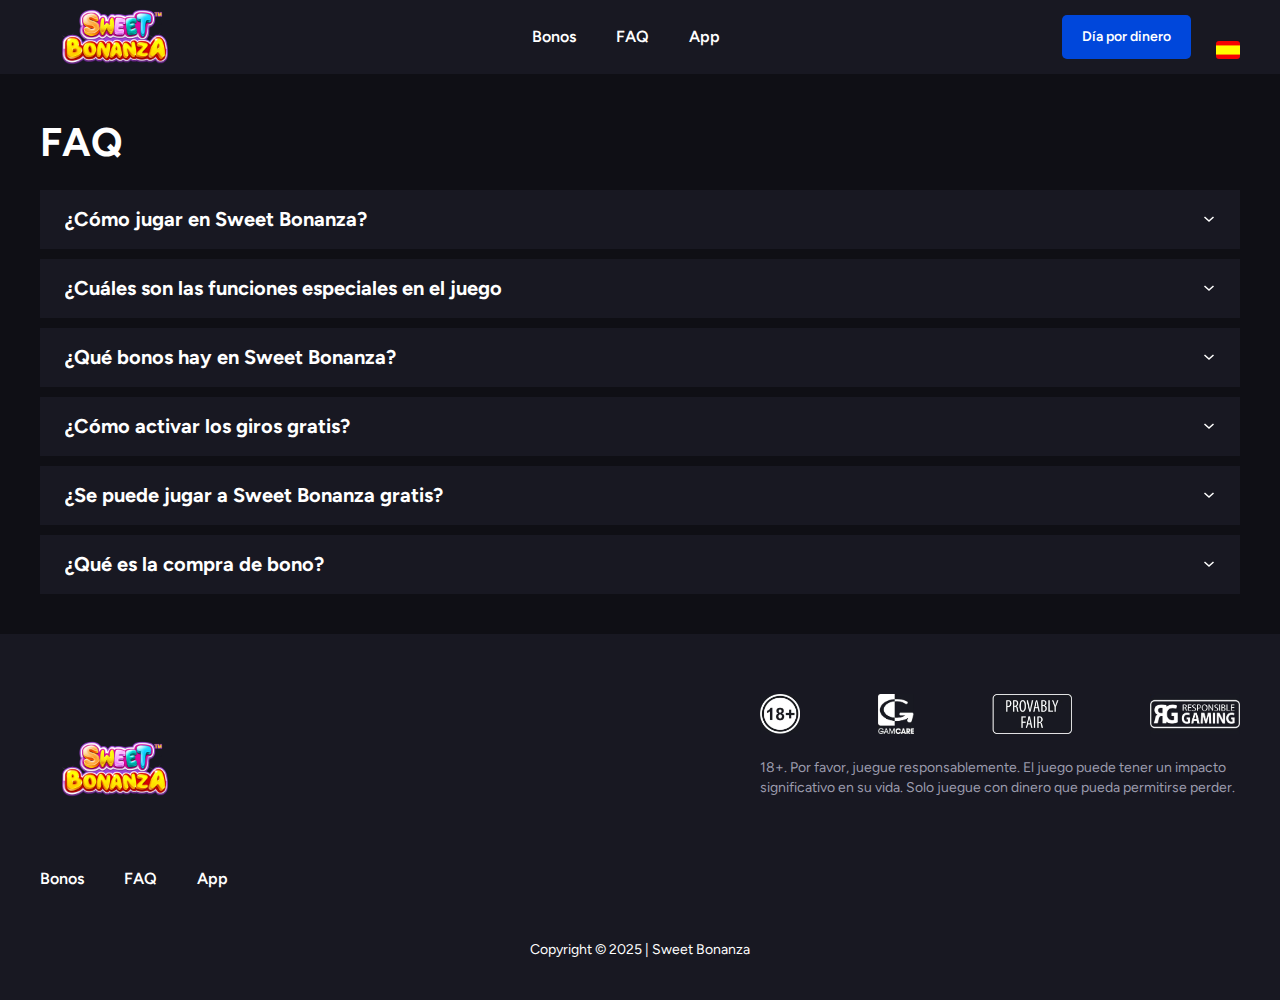
<file: faq.html>
<!DOCTYPE html>
<html lang="es">
<head>
  <meta charset="UTF-8">
  <meta name="robots" content="noindex, nofollow">
  <meta name="viewport" content="width=device-width, initial-scale=1.0">
  <meta name="description" content="Características del juego Sweet Bonanza. Cómo jugar la versión demo. Descripción general de las funciones de la ranura.">
  <title>Cómo jugar Sweet Bonanza en España</title>
  <link rel="icon" type="image/png" href="favicon.png">
  <link rel="stylesheet" href="assets/css/styles.css">
  <link rel="preconnect" href="https://fonts.googleapis.com">
  <link rel="preconnect" href="https://fonts.gstatic.com" crossorigin>
  <link href="https://fonts.googleapis.com/css2?family=Figtree:ital,wght@0,300..900;1,300..900&display=swap" rel="stylesheet">
</head>
<body>
  <header>
    <div class="container">
      <div class="header">
        <a class="logo" href="/">
          <img src="assets/images/logo.webp" alt="img" loading="lazy">
        </a>
        <nav class="nav">
          <div class="nav__close">
            <svg width="32" height="32" xmlns="http://www.w3.org/2000/svg" viewBox="0 0 24 24" fill="var(--white-color)">
              <path d="M10.5859 12L2.79297 4.20706L4.20718 2.79285L12.0001 10.5857L19.793 2.79285L21.2072 4.20706L13.4143 12L21.2072 19.7928L19.793 21.2071L12.0001 13.4142L4.20718 21.2071L2.79297 19.7928L10.5859 12Z"></path>
            </svg>
          </div>
          <ul>
            <li><a href="bonos.html">Bonos</a></li>
            <li><a href="faq.html">FAQ</a></li>
            <li><a href="app.html">App</a></li>
          </ul>
        </nav>
        <div class="header__right">
          <a class="btn" href="go" rel="nofollow" default-href>Día por dinero</a>
          <img src="assets/images/lg.png" alt="img" loading="lazy">
        </div>
        <div class="burger">
          <svg width="24" height="24" xmlns="http://www.w3.org/2000/svg" viewBox="0 0 24 24"><path d="M5 5v1.5h14V5H5zm0 7.8h14v-1.5H5v1.5zM5 19h14v-1.5H5V19z"></path></svg>
        </div>
      </div>
    </div>
  </header>
  <main>
    <section class="section black-bg">
      <div class="container">
        <div class="text-block content">
          <div class="faq">
            <h1>FAQ</h1>
            <div class="faq__list">
              <div class="faq__item">
                <div class="faq__item__header">
                  <h3>¿Cómo jugar en Sweet Bonanza?</h3>
                  <svg xmlns="http://www.w3.org/2000/svg" width="12" height="12" viewBox="0 0 12 12" fill="none" aria-hidden="true" focusable="false"><path d="M1.50002 4L6.00002 8L10.5 4" stroke-width="1.5"></path></svg>
                </div>
                <div class="faq__item__text">
                  <div class="text-block">
                    <p>Sweet Bonanza es una tragamonedas de seis carretes con ganancias en cascada. En lugar de las líneas de pago tradicionales, aquí se utiliza un sistema de clústeres: una combinación se considera ganadora si aparece un mínimo de 8 símbolos iguales en cualquier lugar de la pantalla. Después de otorgar el premio, las imágenes desaparecen y nuevas caen en su lugar, creando la posibilidad de nuevas ganancias.
                    </p>
                    <p>Pasos principales para comenzar a jugar:</p>
                    <ol>
                      <li>Elige el tamaño de la apuesta — los límites mínimo y máximo comienzan en 0.2 € y llegan hasta 100 € por giro.
                      </li>
                      <li>Inicia el giro — puedes hacerlo manualmente o usar el modo de juego automático.</li>
                      <li>Observa las combinaciones en cascada — después de cada combinación exitosa, los símbolos ganadores desaparecen y nuevos caen en su lugar.
                      </li>
                      <li>Activa los bonos — obtener 4 o más símbolos scatter (caramelos) inicia una serie de giros gratis. En esta ronda pueden aparecer multiplicadores de hasta x100, que aumentan la ganancia total.
                      </li>
                      <li>Si lo deseas, compra los giros gratis — el juego ofrece una función que te permite iniciar inmediatamente la ronda de bonificación por una cantidad fija.
                      </li>
                    </ol>
                    <p>Antes de apostar con dinero real, es recomendable probar la versión demo, para familiarizarte con la mecánica y las características del juego.
                    </p>
                  </div>
                </div>
              </div>
              <div class="faq__item">
                <div class="faq__item__header">
                  <h3>¿Cuáles son las funciones especiales en el juego</h3>
                  <svg xmlns="http://www.w3.org/2000/svg" width="12" height="12" viewBox="0 0 12 12" fill="none" aria-hidden="true" focusable="false"><path d="M1.50002 4L6.00002 8L10.5 4" stroke-width="1.5"></path></svg>
                </div>
                <div class="faq__item__text">
                  <div class="text-block">
                    <p>En Sweet Bonanza, se aplica una mecánica de cascada: después de cada ganancia, los símbolos involucrados desaparecen y caen nuevos en su lugar. Esto permite crear varias combinaciones ganadoras consecutivas dentro de un solo giro sin aumentar la apuesta. El proceso continúa mientras aparezcan combinaciones exitosas en la pantalla.
                    </p>
                  </div>
                </div>
              </div>
              <div class="faq__item">
                <div class="faq__item__header">
                  <h3>¿Qué bonos hay en Sweet Bonanza?</h3>
                  <svg xmlns="http://www.w3.org/2000/svg" width="12" height="12" viewBox="0 0 12 12" fill="none" aria-hidden="true" focusable="false"><path d="M1.50002 4L6.00002 8L10.5 4" stroke-width="1.5"></path></svg>
                </div>
                <div class="faq__item__text">
                  <div class="text-block">
                    <p>En el juego hay varias mecánicas de bono que aumentan las posibilidades de ganar grandes premios. Estas hacen que las rondas sean más dinámicas y ofrecen oportunidades adicionales sin necesidad de aumentar la apuesta.
                    </p>
                    <ul>
                      <li>Giros gratis. Se activan al obtener cuatro o más símbolos scatter. Dependiendo de la cantidad de scatters, se pueden obtener de 10 a 30 giros gratis. Se añaden giros adicionales si durante la ronda de bonificación aparecen tres o más símbolos scatter más.
                      </li>
                      <li>Multiplicadores. Durante los giros gratis, pueden aparecer símbolos especiales con multiplicadores de entre x2 y x100. Si aparecen varios multiplicadores, sus valores se suman y se aplican a la ganancia total.
                      </li>
                      <li>Compra de bono. Para aquellos que no desean esperar a los símbolos scatter, se ofrece la posibilidad de activar inmediatamente la ronda de giros gratis. El costo de esta función es el valor de 100 veces la apuesta actual.
                      </li>
                    </ul>
                  </div>
                </div>
              </div>
              <div class="faq__item">
                <div class="faq__item__header">
                  <h3>¿Cómo activar los giros gratis?</h3>
                  <svg xmlns="http://www.w3.org/2000/svg" width="12" height="12" viewBox="0 0 12 12" fill="none" aria-hidden="true" focusable="false"><path d="M1.50002 4L6.00002 8L10.5 4" stroke-width="1.5"></path></svg>
                </div>
                <div class="faq__item__text">
                  <div class="text-block">
                    <p>Para iniciar la ronda de giros gratis, se deben obtener al menos 4 símbolos scatter con la imagen de un caramelo. Esta combinación otorga 10 giros gratis. Si durante la ronda de bonificación caen nuevamente tres o más símbolos scatter, se agregan giros adicionales, sumando 5 por cada combinación.
                    </p>
                  </div>
                </div>
              </div>
              <div class="faq__item">
                <div class="faq__item__header">
                  <h3>¿Se puede jugar a Sweet Bonanza gratis?</h3>
                  <svg xmlns="http://www.w3.org/2000/svg" width="12" height="12" viewBox="0 0 12 12" fill="none" aria-hidden="true" focusable="false"><path d="M1.50002 4L6.00002 8L10.5 4" stroke-width="1.5"></path></svg>
                </div>
                <div class="faq__item__text">
                  <div class="text-block">
                    <p>Sí, el juego tiene un modo demo. Esto permite probar la mecánica sin riesgo, ya que se usan créditos virtuales en lugar de apuestas reales. Es una excelente manera de familiarizarse con las características del juego, estudiar las funciones de bono y desarrollar una estrategia sin gastar dinero propio. La demo de Sweet Bonanza está disponible sin necesidad de registro, pero no se pueden retirar las ganancias obtenidas.
                    </p>
                  </div>
                </div>
              </div>
              <div class="faq__item">
                <div class="faq__item__header">
                  <h3>¿Qué es la compra de bono?</h3>
                  <svg xmlns="http://www.w3.org/2000/svg" width="12" height="12" viewBox="0 0 12 12" fill="none" aria-hidden="true" focusable="false"><path d="M1.50002 4L6.00002 8L10.5 4" stroke-width="1.5"></path></svg>
                </div>
                <div class="faq__item__text">
                  <div class="text-block">
                    <p>Esta función permite activar de inmediato la ronda de giros gratis sin esperar los símbolos scatter. El costo de la activación es igual a 100 veces el tamaño de la apuesta actual. Esta opción es ideal para aquellos que desean comenzar rápidamente la ronda de bonificación con la posibilidad de obtener grandes multiplicadores.
                    </p>
                  </div>
                </div>
              </div>
            </div>
          </div>
        </div>
      </div>
    </section>
  </main>
  <footer>
    <div class="container">
      <div class="footer">
        <div class="footer__left">
          <a class="logo" href="/">
            <img src="assets/images/logo.webp" alt="img" loading="lazy">
          </a>
          <nav class="nav">
            <ul>
              <li><a href="bonos.html">Bonos</a></li>
              <li><a href="faq.html">FAQ</a></li>
              <li><a href="app.html">App</a></li>
            </ul>
          </nav>
        </div>
        <div class="footer__right">
          <div class="footer__imgs">
            <img src="assets/images/f1.webp" alt="img" loading="lazy">
            <img src="assets/images/f2.webp" alt="img" loading="lazy">
            <img src="assets/images/f3.webp" alt="img" loading="lazy">
            <img src="assets/images/f4.webp" alt="img" loading="lazy">
          </div>
          <p class="footer__text">18+. Por favor, juegue responsablemente. El juego puede tener un impacto significativo en su vida. Solo juegue con dinero que pueda permitirse perder.</p>
        </div>
      </div>
      <p class="copyright">Copyright © 2025 | Sweet Bonanza</p>
    </div>
  </footer>
  <script src="assets/js/script.js" defer></script>
</body>
</html>
</file>
<file: assets/css/styles.css>
* {
  margin: 0;
  padding: 0;
  box-sizing: border-box;
}

input,
button,
textarea {
  border: 0;
  background: none;
  outline: none;
}

a {
  text-decoration: none;
  color: inherit;
}

ul,
ol {
  list-style: none;
}

body {
  font-family: "Figtree", sans-serif;
  background-color: #181822;
  color: #9c9cae;
  font-size: 16px;
  line-height: 1.4;
}
body.hidden {
  overflow: hidden;
}

.container {
  width: calc(100% - 40px);
  margin: 0 auto;
  max-width: 1200px;
}

header {
  height: 74px;
  position: sticky;
  top: 0;
  z-index: 99;
  background-color: #181822;
  overflow: hidden;
}
header .container {
  height: 100%;
}

.header {
  display: flex;
  align-items: center;
  justify-content: space-between;
  height: 100%;
}

.logo {
  width: 150px;
  display: flex;
}
.logo img {
  width: 100%;
}

.nav ul {
  display: flex;
  gap: 40px;
}
.nav ul li a {
  font-weight: 600;
  color: #ffffff;
}

.nav__close {
  display: none;
}

.header__right {
  display: flex;
  align-items: flex-end;
  gap: 25px;
}
.header__right img {
  width: 24px;
  aspect-ratio: 24/18;
  border-radius: 3px;
}

.btn {
  background-color: #0047db;
  border-radius: 5px;
  font-size: 14px;
  color: #fff;
  display: flex;
  align-items: center;
  justify-content: center;
  height: 44px;
  padding: 0 20px;
  font-weight: 600;
}

.btn-border {
  background: none;
  border: 1px solid #0047db;
}

.section {
  padding: 40px 0;
}

.black-bg {
  background-color: #0f0f15;
}
.black-bg .demo__item {
  background-color: #181822;
}

.top {
  display: grid;
  align-items: center;
  grid-template-columns: repeat(2, 1fr);
  gap: 24px;
}

.top__content {
  display: flex;
  flex-direction: column;
  gap: 24px;
}

.top__btns {
  display: flex;
  gap: 24px;
}
.top__btns .btn:nth-child(1) {
  width: 129px;
  cursor: pointer;
}
.top__btns .btn:nth-child(2) {
  width: 282px;
}

.top__img {
  display: flex;
  align-items: center;
  justify-content: center;
}
.top__img img {
  width: 327px;
}

.demo__list {
  display: flex;
  flex-direction: column;
  gap: 24px;
  margin-top: 24px;
}
.demo__list:first-child {
  margin-top: 0;
}

.demo__item {
  display: flex;
  align-items: center;
  justify-content: space-between;
  border-radius: 10px;
  background-color: #0f0f15;
  padding: 0 20px;
  height: 86px;
}

.demo__item__img {
  width: 128px;
}

.demo__item__info {
  display: flex;
  flex-direction: column;
  width: 482px;
}
.demo__item__info p:nth-child(1) {
  display: flex;
  align-items: center;
  gap: 8px;
  color: #fff;
  font-weight: bold;
  font-size: 14px;
}
.demo__item__info p:nth-child(1) svg {
  width: 16px;
  height: 16px;
}
.demo__item__info p:nth-child(1) svg path {
  fill: #fff;
}
.demo__item__info p:nth-child(2) {
  font-weight: bold;
  font-size: 18px;
  display: -webkit-box;
  -webkit-box-orient: vertical;
  overflow: hidden;
  text-overflow: ellipsis;
  -webkit-line-clamp: 1;
}

.demo__item__link {
  height: 46px;
}

.text-block {
  margin-top: 40px;
}
@media (min-width: 2200px) {
  .text-block.content {
    min-height: 60vh;
  }
}
.text-block.content h1 {
  font-size: 40px;
}
.text-block.content h2 {
  font-size: 30px;
}
.text-block.content h3 {
  font-size: 20px;
}
.text-block:first-child {
  margin-top: 0;
}
.text-block h1,
.text-block h2 {
  font-weight: bold;
  color: #fff;
  font-size: 28px;
}
.text-block h3 {
  font-weight: bold;
  color: #fff;
  font-size: 20px;
}
.text-block img {
  max-width: 100%;
}
.text-block p,
.text-block .table,
.text-block img,
.text-block ul,
.text-block ol,
.text-block h2,
.text-block h3,
.text-block h1 {
  margin-top: 24px;
}
.text-block p:first-child,
.text-block .table:first-child,
.text-block img:first-child,
.text-block ul:first-child,
.text-block ol:first-child,
.text-block h2:first-child,
.text-block h3:first-child,
.text-block h1:first-child {
  margin-top: 0;
}
.text-block ul {
  display: flex;
  flex-direction: column;
  gap: 15px;
  padding-left: 50px;
  list-style: disc;
}
.text-block ol {
  display: flex;
  flex-direction: column;
  gap: 15px;
  padding-left: 50px;
  list-style: auto;
}

.table table {
  border-collapse: collapse;
}
.table table td {
  border: 1px solid #9c9cae;
  padding: 12px;
  text-align: left;
  vertical-align: top;
}

.table--style tr:first-child td {
  border-color: #0047db;
  color: #fff;
}

.mech {
  display: grid;
  align-items: center;
  grid-template-columns: repeat(2, 1fr);
  gap: 24px;
}

.mech__img {
  display: flex;
  align-items: center;
  justify-content: center;
}
.mech__img img {
  width: 472px;
}

.cards {
  display: flex;
  flex-direction: column;
  gap: 20px;
  margin-top: 24px;
}
.cards:first-child {
  margin-top: 0;
}

.card {
  border-radius: 15px;
  background-color: #181822;
  padding: 20px;
}

.faq h2 {
  font-size: 28px;
  color: #fff;
  text-align: center;
}

.faq__list {
  display: flex;
  flex-direction: column;
  gap: 10px;
  margin-top: 20px;
}

.faq__item.active .faq__item__header svg {
  transform: rotate(180deg);
}
.faq__item.active .faq__item__text {
  padding: 20px 30px 15px;
}

.faq__item__header {
  display: flex;
  align-items: center;
  justify-content: space-between;
  height: 58px;
  background: #181822;
  padding: 0 25px;
  cursor: pointer;
}
.faq__item__header svg {
  width: 12px;
  transition-duration: 0.5s;
}
.faq__item__header svg path {
  stroke: #fff;
}
.faq__item__header h3 {
  font-weight: bold;
  color: #fff;
  font-size: 20px;
  display: -webkit-box;
  -webkit-box-orient: vertical;
  overflow: hidden;
  text-overflow: ellipsis;
  -webkit-line-clamp: 1;
  width: calc(100% - 80px);
}

.faq__item__text {
  background: #0f0f15;
  padding: 0 30px;
  border: 1px solid #181822;
  border-top: 0;
  transition-duration: 0.5s;
  overflow: hidden;
  max-height: 0;
}

footer {
  background-color: #181822;
  padding: 60px 0 40px;
}

.footer {
  display: flex;
  align-items: flex-start;
  justify-content: space-between;
}

.footer__left {
  width: 696px;
}
.footer__left .nav {
  margin-top: 24px;
}

.footer__right {
  width: 480px;
}

.footer__imgs {
  display: flex;
  align-items: center;
  justify-content: space-between;
  flex-wrap: wrap;
}
.footer__imgs img {
  height: 40px;
  width: auto;
}

.footer__text {
  margin-top: 24px;
  font-size: 14px;
}

.copyright {
  margin-top: 50px;
  text-align: center;
  font-size: 14px;
  color: #fff;
}

.slot--wrap {
  position: fixed;
  top: 0;
  left: 0;
  width: 100%;
  height: 100vh;
  display: flex;
  align-items: center;
  justify-content: center;
  z-index: 999;
  background: rgba(0, 0, 0, 0.8);
}

.slot {
  width: 810px;
  height: 550px;
  background-color: #181822;
  border-radius: 16px;
  padding: 42px 5px 5px;
  position: relative;
}

.slot__close {
  position: absolute;
  right: 5px;
  top: 5px;
  width: 32px;
  aspect-ratio: 1/1;
  display: flex;
  cursor: pointer;
}
.slot__close svg {
  width: 100%;
  height: 100%;
}
.slot__close svg path {
  fill: #fff;
}

.slot__body {
  height: 100%;
  border-radius: 16px;
  overflow: hidden;
}

.slot__body__iframe {
  width: 100%;
  height: 100%;
  border: 0;
}

.burger {
  display: none;
}

@media (max-width: 1280px) {
  .mech__img img {
    width: 400px;
  }
  .text-block ul,
  .text-block ol {
    padding-left: 30px;
  }
}
@media (max-width: 1024px) {
  .burger {
    display: flex;
    width: 24px;
    height: 24px;
  }
  .burger svg {
    width: 100%;
    height: 100%;
  }
  .burger svg path {
    fill: #fff;
  }
  .header__right {
    display: none;
  }
  header.bg::before {
    content: "";
    background: rgba(0, 0, 0, 0.8);
    position: fixed;
    top: 0;
    left: 0;
    width: 100%;
    height: 100vh;
  }
  header .nav {
    position: fixed;
    right: -50%;
    top: 0;
    width: 50%;
    height: 100vh;
    background-color: #0f0f15;
    transition-duration: 0.5s;
  }
  header .nav ul {
    flex-direction: column;
    height: 100%;
    align-items: center;
    justify-content: center;
    font-size: 20px;
  }
  header .nav.active {
    right: 0;
  }
  .nav__close {
    display: flex;
    width: 24px;
    height: 24px;
    position: absolute;
    top: 20px;
    right: 20px;
  }
  .nav__close svg {
    width: 100%;
    height: 100%;
  }
  .nav__close svg path {
    fill: #fff;
  }
  .demo__item__img {
    width: 100px;
  }
  .demo__item__info {
    width: 350px;
  }
  .mech {
    grid-template-columns: repeat(1, 1fr);
  }
  .top {
    grid-template-columns: repeat(1, 1fr);
  }
  .footer {
    flex-direction: column;
    align-items: center;
  }
  .footer__left {
    width: 100%;
    flex-direction: column;
    align-items: center;
    display: flex;
  }
  .footer__right {
    width: 100%;
    margin-top: 24px;
  }
  .footer__text {
    text-align: center;
  }
  .slot {
    width: calc(100% - 40px);
    max-width: 730px;
  }
}
@media (max-width: 767px) {
  .section {
    padding: 20px 0;
  }
  .top__img img {
    width: 100%;
  }
  .top__btns .btn:nth-child(1) {
    width: -moz-max-content;
    width: max-content;
  }
  .top__btns .btn:nth-child(2) {
    width: -moz-max-content;
    width: max-content;
  }
  .mech__img img {
    width: 100%;
  }
  .demo__item {
    align-items: flex-start;
    flex-direction: column;
    gap: 20px;
    padding: 20px;
    height: auto;
  }
  .demo__item__info {
    width: 100%;
  }
  .demo__item__info p:nth-child(2) {
    font-size: 16px;
  }
  .demo__item__info p:nth-child(1) {
    font-size: 12px;
  }
  .btn {
    font-size: 12px;
    height: 35.5px;
  }
  .demo__item__link {
    height: 37.5px;
  }
  .demo__item__img {
    width: 128px;
  }
  .text-block h1,
  .text-block h2 {
    font-size: 18px;
  }
  .text-block h3 {
    font-size: 16px;
  }
  .text-block.content h1 {
    font-size: 30px;
  }
  .text-block.content h2 {
    font-size: 24px;
  }
  .text-block.content h3 {
    font-size: 18px;
  }
  .table table td {
    padding: 8px;
  }
  .faq h2 {
    font-size: 18px;
  }
  .faq__item__header {
    height: 50px;
  }
  .faq__item__header h3 {
    font-size: 14px;
    width: calc(100% - 20px);
  }
  footer {
    padding: 30px 0 20px;
  }
  .slot {
    width: 100%;
    border-radius: 0;
    padding: 34px 0px 0px;
    aspect-ratio: 810/650;
    height: auto;
  }
  .slot__close {
    width: 24px;
  }
  .slot__body {
    border-radius: 0;
  }
}/*# sourceMappingURL=styles.css.map */
</file>
